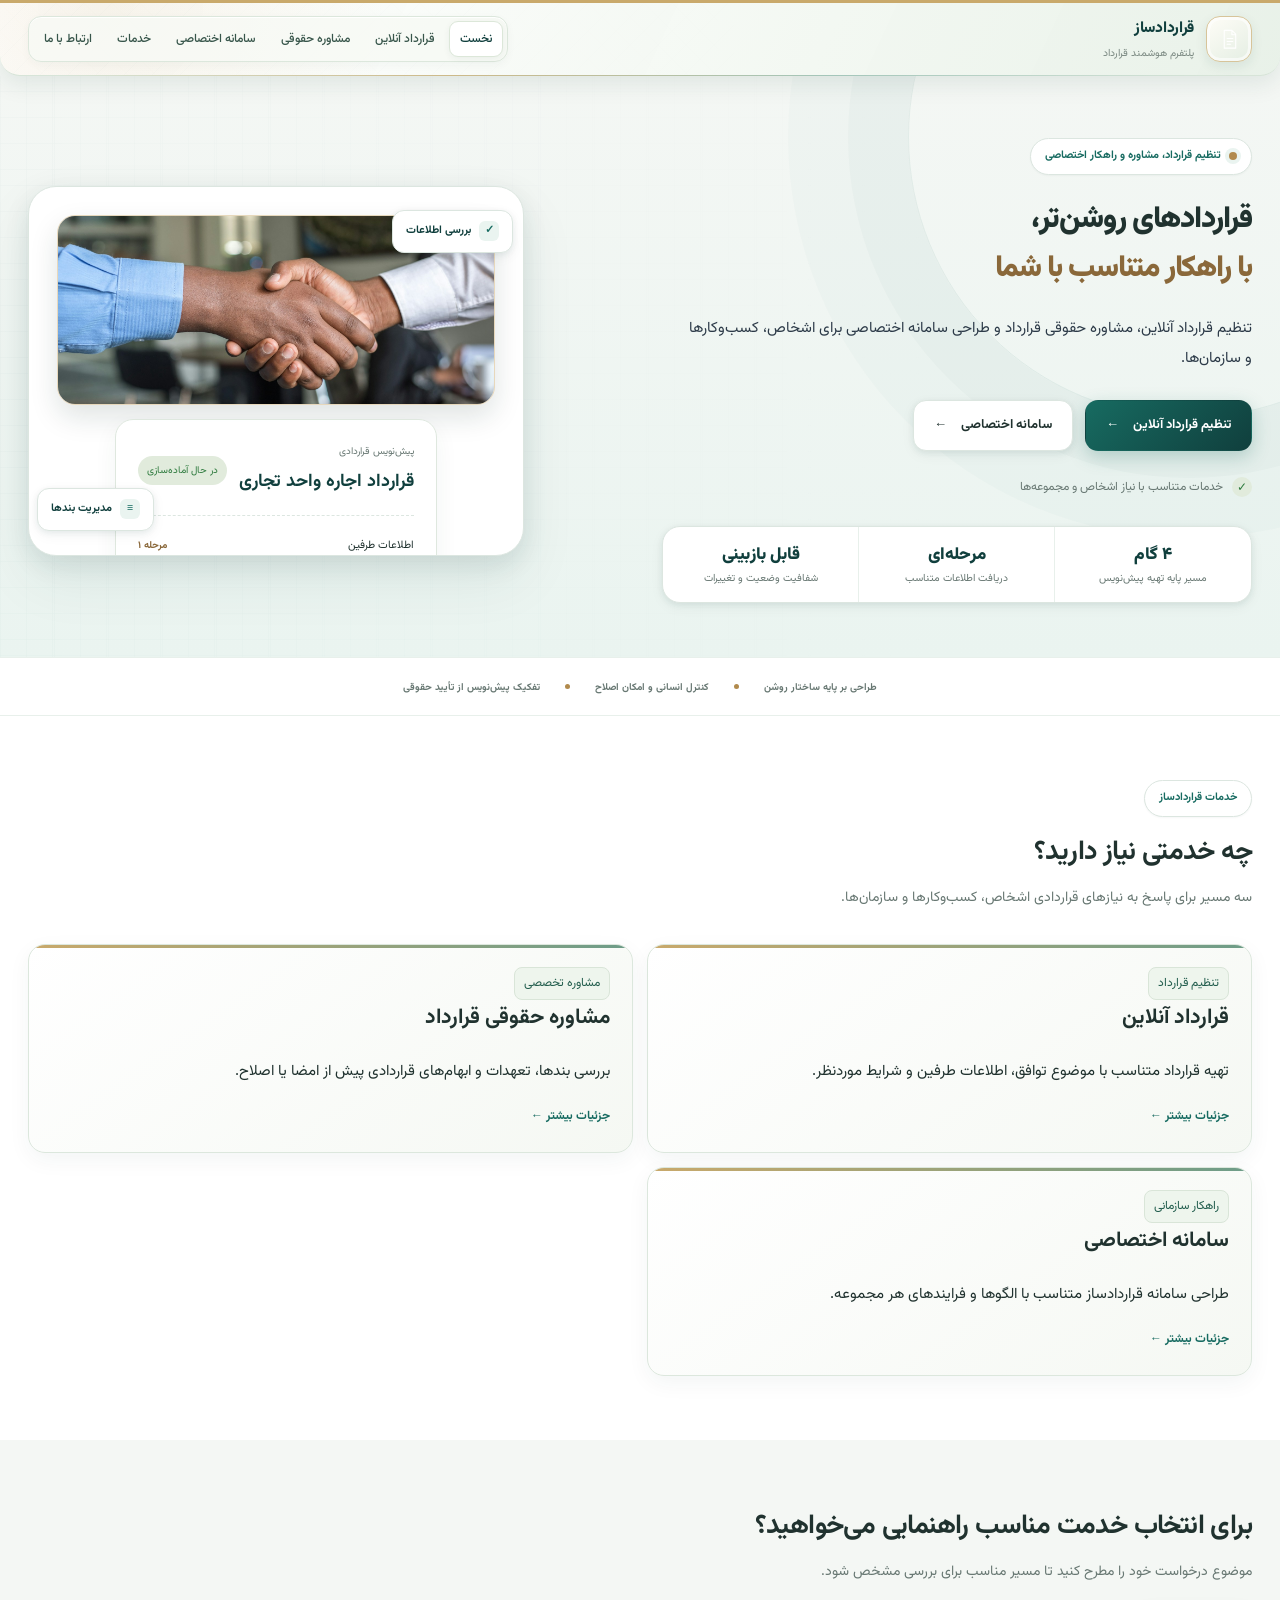
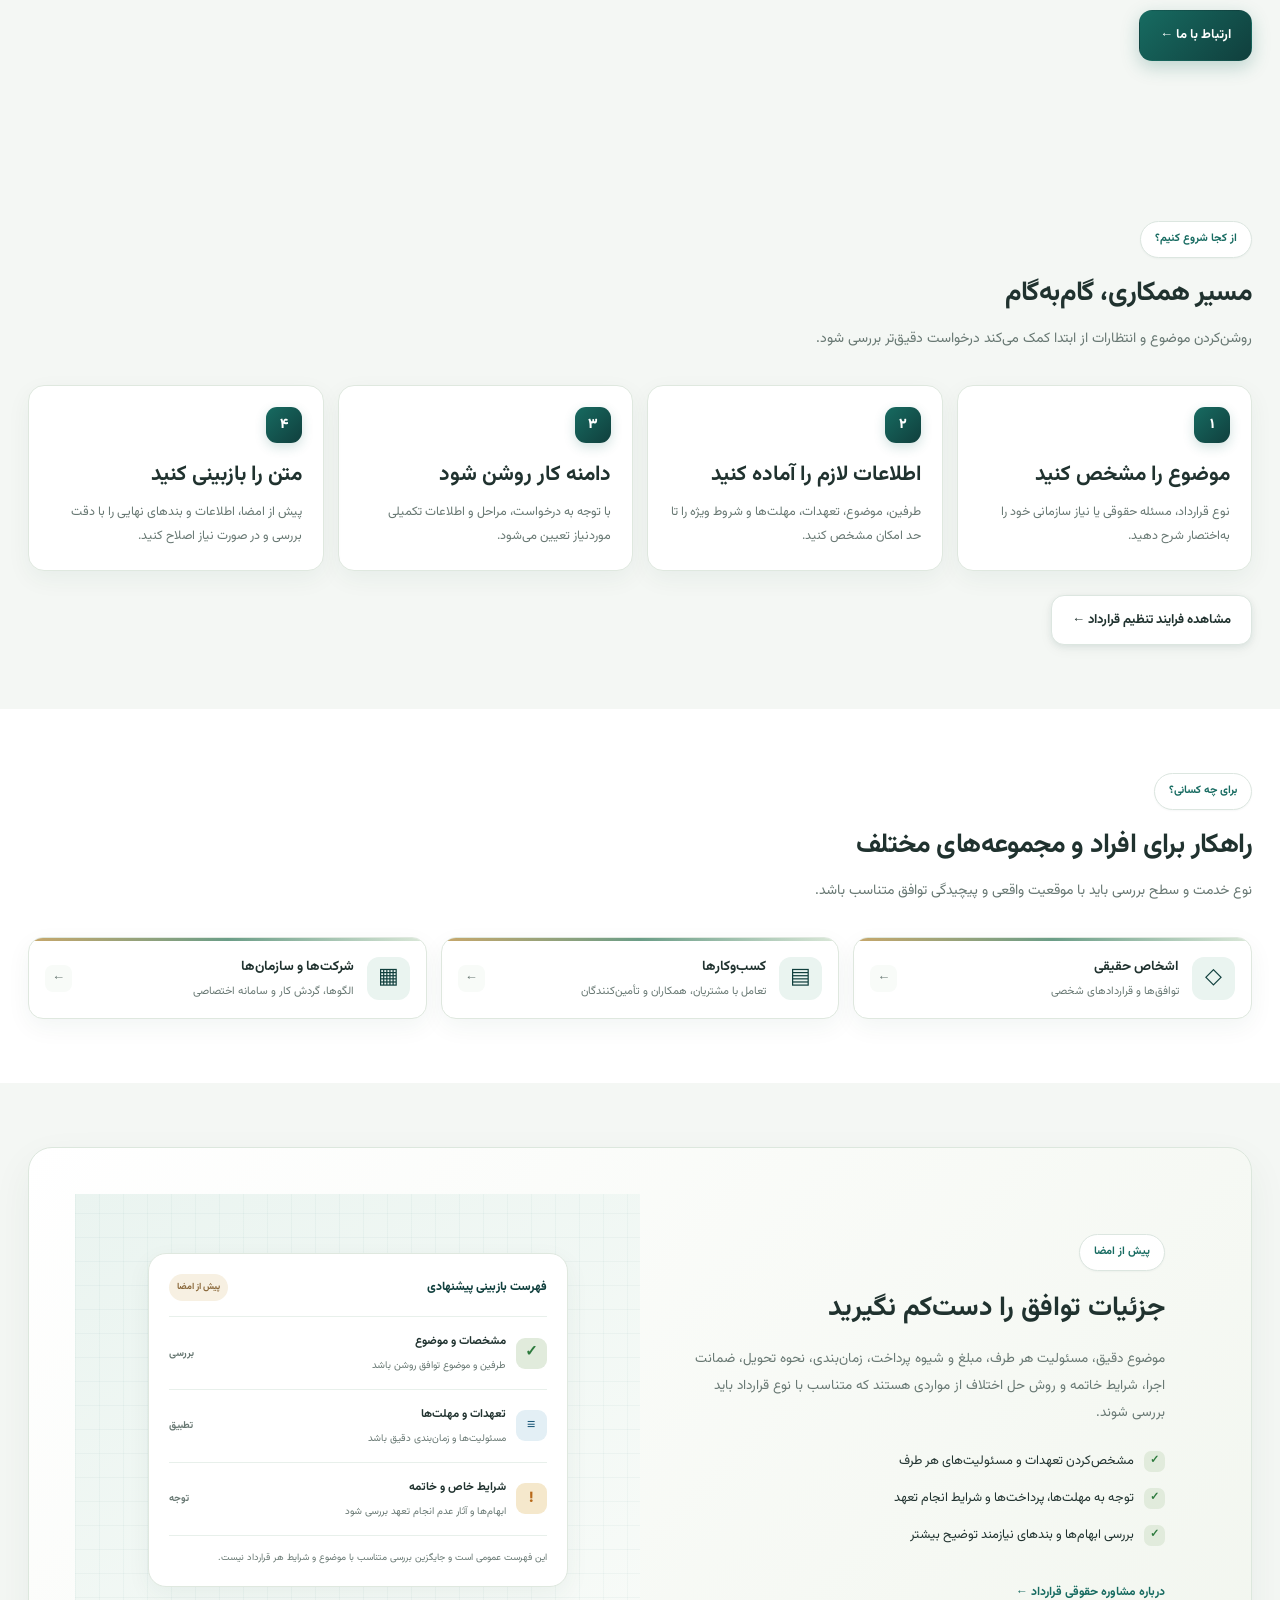
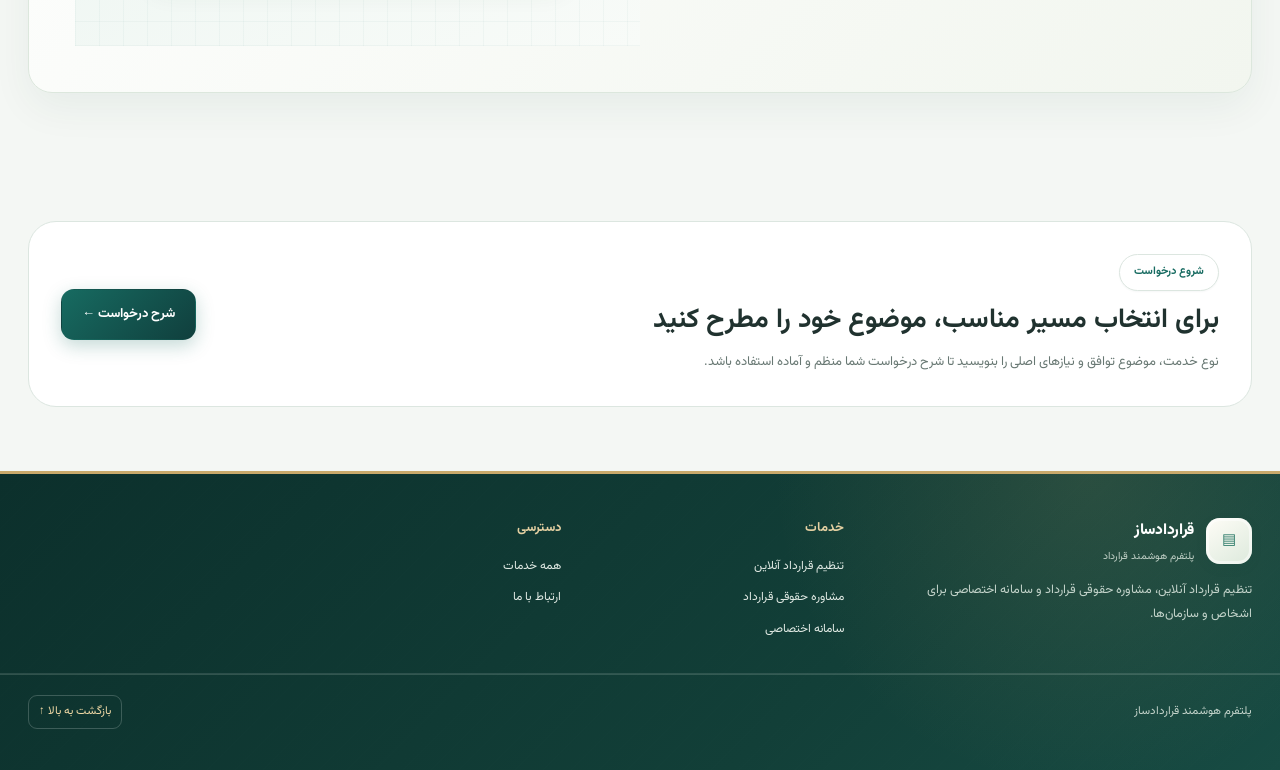
<file: index.html>
<!doctype html>
<html lang="fa" dir="rtl">
<head>
  <meta charset="utf-8">
  <meta name="viewport" content="width=device-width,initial-scale=1">
  <meta name="theme-color" content="#103f3d">
  <meta name="description" content="پلتفرم هوشمند قراردادساز؛ تنظیم قرارداد آنلاین، مشاوره حقوقی قرارداد و سامانه اختصاصی برای اشخاص و سازمان‌ها.">
  <title>پلتفرم هوشمند قراردادساز</title>
  <link rel="stylesheet" href="assets/css/style.css">
</head>
<body id="top">
  <header class="site-header"><div class="container header-inner"><a class="brand" href="index.html" aria-label="صفحه نخست قراردادساز"><span class="brand-mark" aria-hidden="true"><svg viewBox="0 0 48 48" fill="none"><path d="M13 5h16l8 8v29H13zM29 5v9h8M19 22h12M19 28h12M19 34h7" stroke="currentColor" stroke-width="2.2" stroke-linecap="round" stroke-linejoin="round"/></svg></span><span><strong>قراردادساز</strong><small>پلتفرم هوشمند قرارداد</small></span></a><button class="menu-toggle" aria-expanded="false" aria-controls="main-nav" type="button"><span>فهرست</span><span aria-hidden="true">☰</span></button><nav class="main-nav" id="main-nav" aria-label="منوی اصلی"><a class="active" href="index.html">نخست</a><a href="pages/process.html">قرارداد آنلاین</a><a href="pages/about.html">مشاوره حقوقی</a><a href="pages/capabilities.html">سامانه اختصاصی</a><a href="pages/services.html">خدمات</a><a href="pages/contact.html">ارتباط با ما</a></nav></div></header>

  <main>
    <section class="hero">
      <div class="hero-pattern" aria-hidden="true"></div>
      <div class="container hero-grid">
        <div class="hero-copy">
          <span class="eyebrow"><i aria-hidden="true"></i> تنظیم قرارداد، مشاوره و راهکار اختصاصی</span>
          <h1>قراردادهای روشن‌تر،<br><em>با راهکار متناسب با شما</em></h1>
          <p class="hero-lead">تنظیم قرارداد آنلاین، مشاوره حقوقی قرارداد و طراحی سامانه اختصاصی برای اشخاص، کسب‌وکارها و سازمان‌ها.</p>
          <div class="hero-actions">
            <a class="button button-gold" href="pages/process.html">تنظیم قرارداد آنلاین <span aria-hidden="true">←</span></a>
            <a class="button button-outline" href="pages/capabilities.html">سامانه اختصاصی <span aria-hidden="true">←</span></a>
          </div>
          <div class="hero-assurance"><span class="assurance-icon">✓</span><span>خدمات متناسب با نیاز اشخاص و مجموعه‌ها</span></div>
          <div class="home-stats" aria-label="ویژگی‌های کلیدی">
            <div class="home-stat"><b>۴ گام</b><span>مسیر پایه تهیه پیش‌نویس</span></div>
            <div class="home-stat"><b>مرحله‌ای</b><span>دریافت اطلاعات متناسب</span></div>
            <div class="home-stat"><b>قابل بازبینی</b><span>شفافیت وضعیت و تغییرات</span></div>
          </div>
        </div>

        <div class="hero-art" aria-label="نمای مفهومی پیش‌نویس قرارداد"><img class="hero-photo" src="assets/images/hero-contract.jpg" alt="همکاری حرفه‌ای برای تنظیم و بررسی توافق‌ها" loading="eager">
          <div class="home-doc">
            <div class="home-doc-head">
              <div><small>پیش‌نویس قراردادی</small><strong>قرارداد اجاره واحد تجاری</strong></div>
              <span class="home-status">در حال آماده‌سازی</span>
            </div>
            <div class="home-doc-meta"><span>اطلاعات طرفین</span><b>مرحله ۱</b></div>
            <div class="home-doc-line w-85"></div><div class="home-doc-line w-60"></div>
            <div class="home-doc-meta"><span>موضوع و تعهدات</span><b>مرحله ۲</b></div>
            <div class="home-doc-line"></div><div class="home-doc-line w-75"></div>
            <div class="home-doc-meta"><span>بندها و کنترل کیفیت</span><b>مرحله ۳</b></div>
            <div class="home-doc-line w-85"></div><div class="home-doc-line w-60"></div>
            <div class="home-doc-footer"><span>نسخه قابل ویرایش</span><span>نیازمند بررسی نهایی</span></div>
          </div>
          <div class="home-float home-float-one"><span>✓</span> بررسی اطلاعات</div>
          <div class="home-float home-float-two"><span>≡</span> مدیریت بندها</div>
        </div>
      </div>
    </section>

    <section class="trust-strip">
      <div class="container trust-inner">
        <span>طراحی بر پایه ساختار روشن</span><i></i>
        <span>کنترل انسانی و امکان اصلاح</span><i></i>
        <span>تفکیک پیش‌نویس از تأیید حقوقی</span>
      </div>
    </section>

    <section class="section section-light" id="services"><div class="container"><header class="section-title"><span class="eyebrow">خدمات قراردادساز</span><h2>چه خدمتی نیاز دارید؟</h2><p>سه مسیر برای پاسخ به نیازهای قراردادی اشخاص، کسب‌وکارها و سازمان‌ها.</p></header><div class="service-grid"><article class="service-card"><span class="service-label">تنظیم قرارداد</span><h3>قرارداد آنلاین</h3><p>تهیه قرارداد متناسب با موضوع توافق، اطلاعات طرفین و شرایط موردنظر.</p><a class="text-link" href="pages/process.html">جزئیات بیشتر ←</a></article><article class="service-card"><span class="service-label">مشاوره تخصصی</span><h3>مشاوره حقوقی قرارداد</h3><p>بررسی بندها، تعهدات و ابهام‌های قراردادی پیش از امضا یا اصلاح.</p><a class="text-link" href="pages/about.html">جزئیات بیشتر ←</a></article><article class="service-card"><span class="service-label">راهکار سازمانی</span><h3>سامانه اختصاصی</h3><p>طراحی سامانه قراردادساز متناسب با الگوها و فرایندهای هر مجموعه.</p><a class="text-link" href="pages/capabilities.html">جزئیات بیشتر ←</a></article></div></div></section><section class="section"><div class="container"><header class="section-title"><h2>برای انتخاب خدمت مناسب راهنمایی می‌خواهید؟</h2><p>موضوع درخواست خود را مطرح کنید تا مسیر مناسب برای بررسی مشخص شود.</p><div class="section-action"><a class="button button-gold" href="pages/contact.html">ارتباط با ما ←</a></div></header></div></section>
<section class="section"><div class="container">
<header class="section-title"><span class="eyebrow">از کجا شروع کنیم؟</span><h2>مسیر همکاری، گام‌به‌گام</h2><p>روشن‌کردن موضوع و انتظارات از ابتدا کمک می‌کند درخواست دقیق‌تر بررسی شود.</p></header>
<div class="home-steps">
<article class="home-step"><span class="home-step-num">۱</span><h3>موضوع را مشخص کنید</h3><p>نوع قرارداد، مسئله حقوقی یا نیاز سازمانی خود را به‌اختصار شرح دهید.</p></article>
<article class="home-step"><span class="home-step-num">۲</span><h3>اطلاعات لازم را آماده کنید</h3><p>طرفین، موضوع، تعهدات، مهلت‌ها و شروط ویژه را تا حد امکان مشخص کنید.</p></article>
<article class="home-step"><span class="home-step-num">۳</span><h3>دامنه کار روشن شود</h3><p>با توجه به درخواست، مراحل و اطلاعات تکمیلی موردنیاز تعیین می‌شود.</p></article>
<article class="home-step"><span class="home-step-num">۴</span><h3>متن را بازبینی کنید</h3><p>پیش از امضا، اطلاعات و بندهای نهایی را با دقت بررسی و در صورت نیاز اصلاح کنید.</p></article>
</div><div class="section-action"><a class="button button-outline" href="pages/process.html">مشاهده فرایند تنظیم قرارداد ←</a></div>
</div></section>
<section class="section section-light"><div class="container">
<header class="section-title"><span class="eyebrow">برای چه کسانی؟</span><h2>راهکار برای افراد و مجموعه‌های مختلف</h2><p>نوع خدمت و سطح بررسی باید با موقعیت واقعی و پیچیدگی توافق متناسب باشد.</p></header>
<div class="home-types">
<a class="home-type" href="pages/process.html"><span class="home-type-icon" aria-hidden="true">◇</span><span><strong>اشخاص حقیقی</strong><small>توافق‌ها و قراردادهای شخصی</small></span><b>←</b></a>
<a class="home-type" href="pages/process.html"><span class="home-type-icon" aria-hidden="true">▤</span><span><strong>کسب‌وکارها</strong><small>تعامل با مشتریان، همکاران و تأمین‌کنندگان</small></span><b>←</b></a>
<a class="home-type" href="pages/capabilities.html"><span class="home-type-icon" aria-hidden="true">▦</span><span><strong>شرکت‌ها و سازمان‌ها</strong><small>الگوها، گردش کار و سامانه اختصاصی</small></span><b>←</b></a>
</div></div></section>
<section class="section"><div class="container"><div class="home-feature-row">
<div class="home-feature-copy"><span class="eyebrow">پیش از امضا</span><h2>جزئیات توافق را دست‌کم نگیرید</h2><p>موضوع دقیق، مسئولیت هر طرف، مبلغ و شیوه پرداخت، زمان‌بندی، نحوه تحویل، ضمانت اجرا، شرایط خاتمه و روش حل اختلاف از مواردی هستند که متناسب با نوع قرارداد باید بررسی شوند.</p>
<ul class="home-check-list"><li>مشخص‌کردن تعهدات و مسئولیت‌های هر طرف</li><li>توجه به مهلت‌ها، پرداخت‌ها و شرایط انجام تعهد</li><li>بررسی ابهام‌ها و بندهای نیازمند توضیح بیشتر</li></ul><a class="text-link" href="pages/about.html">درباره مشاوره حقوقی قرارداد ←</a></div>
<div class="home-feature-visual"><div class="home-quality-panel"><div class="quality-panel-head"><span>فهرست بازبینی پیشنهادی</span><b>پیش از امضا</b></div>
<div class="quality-row"><span class="quality-mark good">✓</span><span><strong>مشخصات و موضوع</strong><small>طرفین و موضوع توافق روشن باشد</small></span><b>بررسی</b></div>
<div class="quality-row"><span class="quality-mark neutral">≡</span><span><strong>تعهدات و مهلت‌ها</strong><small>مسئولیت‌ها و زمان‌بندی دقیق باشد</small></span><b>تطبیق</b></div>
<div class="quality-row"><span class="quality-mark warn">!</span><span><strong>شرایط خاص و خاتمه</strong><small>ابهام‌ها و آثار عدم انجام تعهد بررسی شود</small></span><b>توجه</b></div>
<div class="quality-note">این فهرست عمومی است و جایگزین بررسی متناسب با موضوع و شرایط هر قرارداد نیست.</div>
</div></div></div></div></section>
<section class="section"><div class="container"><div class="home-roadmap-inner"><div><span class="eyebrow">شروع درخواست</span><h2>برای انتخاب مسیر مناسب، موضوع خود را مطرح کنید</h2><p>نوع خدمت، موضوع توافق و نیازهای اصلی را بنویسید تا شرح درخواست شما منظم و آماده استفاده باشد.</p></div><a class="button button-gold" href="pages/contact.html">شرح درخواست ←</a></div></div></section>
</main>

  <footer class="site-footer"><div class="container footer-grid"><div class="footer-about"><a class="brand" href="index.html"><span class="brand-mark" aria-hidden="true">▤</span><span><strong>قراردادساز</strong><small>پلتفرم هوشمند قرارداد</small></span></a><p>تنظیم قرارداد آنلاین، مشاوره حقوقی قرارداد و سامانه اختصاصی برای اشخاص و سازمان‌ها.</p></div><div class="footer-links"><strong>خدمات</strong><a href="pages/process.html">تنظیم قرارداد آنلاین</a><a href="pages/about.html">مشاوره حقوقی قرارداد</a><a href="pages/capabilities.html">سامانه اختصاصی</a></div><div class="footer-links"><strong>دسترسی</strong><a href="pages/services.html">همه خدمات</a><a href="pages/contact.html">ارتباط با ما</a></div></div><div class="container footer-bottom"><span>پلتفرم هوشمند قراردادساز</span><a href="#top">بازگشت به بالا ↑</a></div></footer>
  <script src="assets/js/main.js"></script>
</body>
</html>
</file>
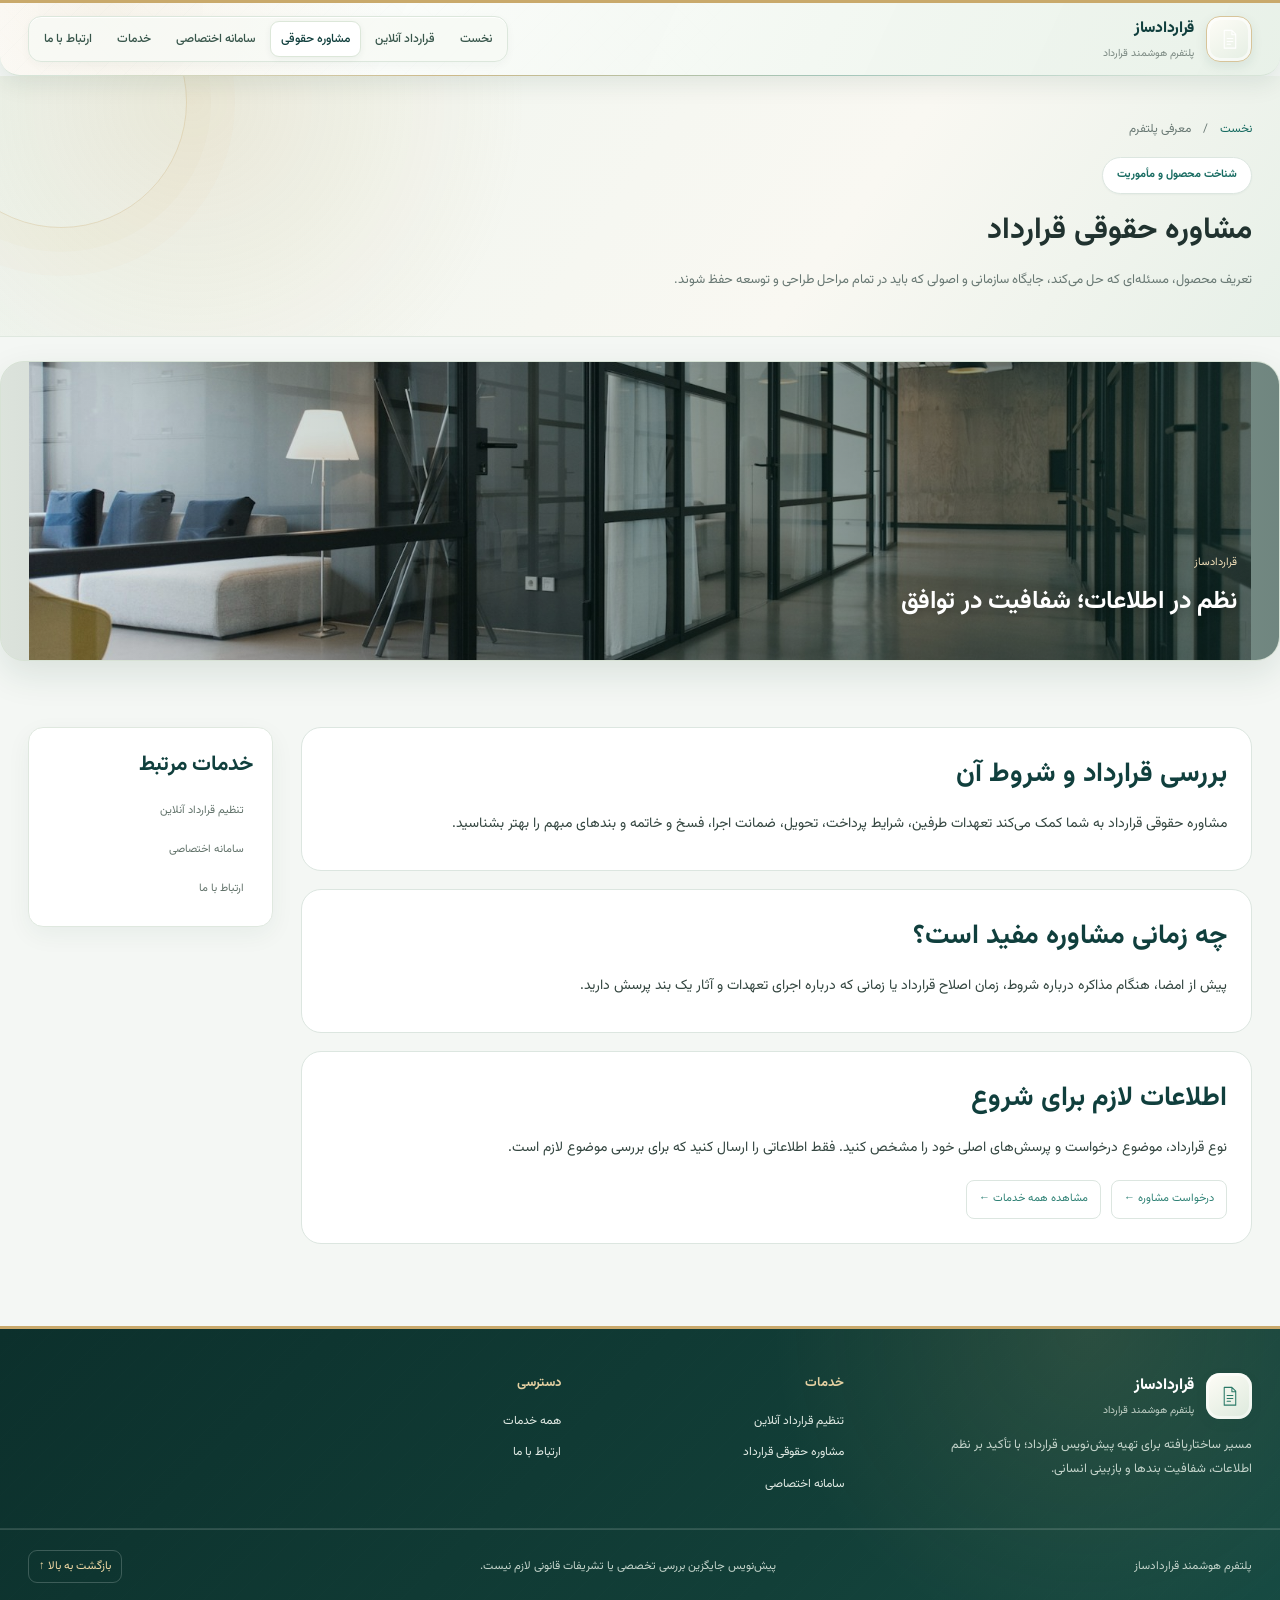
<file: pages/about.html>
<!doctype html>
<html lang="fa" dir="rtl">
  <head>
    <meta charset="utf-8">
    <meta name="viewport" content="width=device-width,initial-scale=1">
    <meta name="description" content="معرفی مأموریت، جایگاه و اصول پلتفرم هوشمند قراردادساز.">
    <title>مشاوره حقوقی قرارداد | قراردادساز</title>
      <link rel="stylesheet" href="../assets/css/style.css">
    </head>
    <body id="top">
      <header class="site-header"><div class="container header-inner"><a class="brand" href="../index.html" aria-label="صفحه نخست قراردادساز"><span class="brand-mark" aria-hidden="true"><svg viewBox="0 0 48 48" fill="none"><path d="M13 5h16l8 8v29H13zM29 5v9h8M19 22h12M19 28h12M19 34h7" stroke="currentColor" stroke-width="2.2" stroke-linecap="round" stroke-linejoin="round"/></svg></span><span><strong>قراردادساز</strong><small>پلتفرم هوشمند قرارداد</small></span></a><button class="menu-toggle" aria-expanded="false" aria-controls="main-nav" type="button"><span>فهرست</span><span aria-hidden="true">☰</span></button><nav class="main-nav" id="main-nav" aria-label="منوی اصلی"><a href="../index.html">نخست</a><a href="process.html">قرارداد آنلاین</a><a class="active" href="about.html">مشاوره حقوقی</a><a href="capabilities.html">سامانه اختصاصی</a><a href="services.html">خدمات</a><a href="contact.html">ارتباط با ما</a></nav></div></header>
                              <section class="inner-hero">
                                <div class="container">
                                  <div class="breadcrumbs">
                                    <a href="../index.html">نخست</a>　/　معرفی پلتفرم</div>
                                      <span class="eyebrow">شناخت محصول و مأموریت</span>
                                        <h1>مشاوره حقوقی قرارداد</h1>
                                          <p>تعریف محصول، مسئله‌ای که حل می‌کند، جایگاه سازمانی و اصولی که باید در تمام مراحل طراحی و توسعه حفظ شوند.</p>
                                          </div>
                                        </section>
<div class="container editorial-image"><img src="../assets/images/modern-office.jpg" alt="فضای کاری روشن و حرفه‌ای برای توسعه محصول" loading="lazy"><div class="editorial-caption"><span>قراردادساز</span><strong>نظم در اطلاعات؛ شفافیت در توافق</strong></div></div>
<main class="inner-main"><div class="container content-layout"><div class="article-content"><section class="content-block"><h2>بررسی قرارداد و شروط آن</h2><p>مشاوره حقوقی قرارداد به شما کمک می‌کند تعهدات طرفین، شرایط پرداخت، تحویل، ضمانت اجرا، فسخ و خاتمه و بندهای مبهم را بهتر بشناسید.</p></section><section class="content-block"><h2>چه زمانی مشاوره مفید است؟</h2><p>پیش از امضا، هنگام مذاکره درباره شروط، زمان اصلاح قرارداد یا زمانی که درباره اجرای تعهدات و آثار یک بند پرسش دارید.</p></section><section class="content-block"><h2>اطلاعات لازم برای شروع</h2><p>نوع قرارداد، موضوع درخواست و پرسش‌های اصلی خود را مشخص کنید. فقط اطلاعاتی را ارسال کنید که برای بررسی موضوع لازم است.</p><div class="page-end"><a href="contact.html">درخواست مشاوره ←</a><a href="services.html">مشاهده همه خدمات ←</a></div></section></div><aside class="side-card"><h3>خدمات مرتبط</h3><nav class="side-nav"><a href="process.html">تنظیم قرارداد آنلاین</a><a href="capabilities.html">سامانه اختصاصی</a><a href="contact.html">ارتباط با ما</a></nav></aside></div></main>
                                                                                                      <footer class="site-footer"><div class="container footer-grid"><div class="footer-about"><a class="brand" href="../index.html" aria-label="صفحه نخست قراردادساز"><span class="brand-mark" aria-hidden="true"><svg viewBox="0 0 48 48" fill="none"><path d="M13 5h16l8 8v29H13zM29 5v9h8M19 22h12M19 28h12M19 34h7" stroke="currentColor" stroke-width="2.2" stroke-linecap="round" stroke-linejoin="round"/></svg></span><span><strong>قراردادساز</strong><small>پلتفرم هوشمند قرارداد</small></span></a><p>مسیر ساختاریافته برای تهیه پیش‌نویس قرارداد؛ با تأکید بر نظم اطلاعات، شفافیت بندها و بازبینی انسانی.</p></div><div class="footer-links"><strong>خدمات</strong><a href="../pages/process.html">تنظیم قرارداد آنلاین</a><a href="../pages/about.html">مشاوره حقوقی قرارداد</a><a href="../pages/capabilities.html">سامانه اختصاصی</a></div><div class="footer-links"><strong>دسترسی</strong><a href="../pages/services.html">همه خدمات</a><a href="../pages/contact.html">ارتباط با ما</a></div></div><div class="container footer-bottom"><span>پلتفرم هوشمند قراردادساز</span><span>پیش‌نویس جایگزین بررسی تخصصی یا تشریفات قانونی لازم نیست.</span><a href="#top">بازگشت به بالا ↑</a></div></footer>
                                                                                                                                          <script src="../assets/js/main.js">
                                                                                                                                          </script>
                                                                                                                                      </body>
                                                                                                                                    </html>
</file>
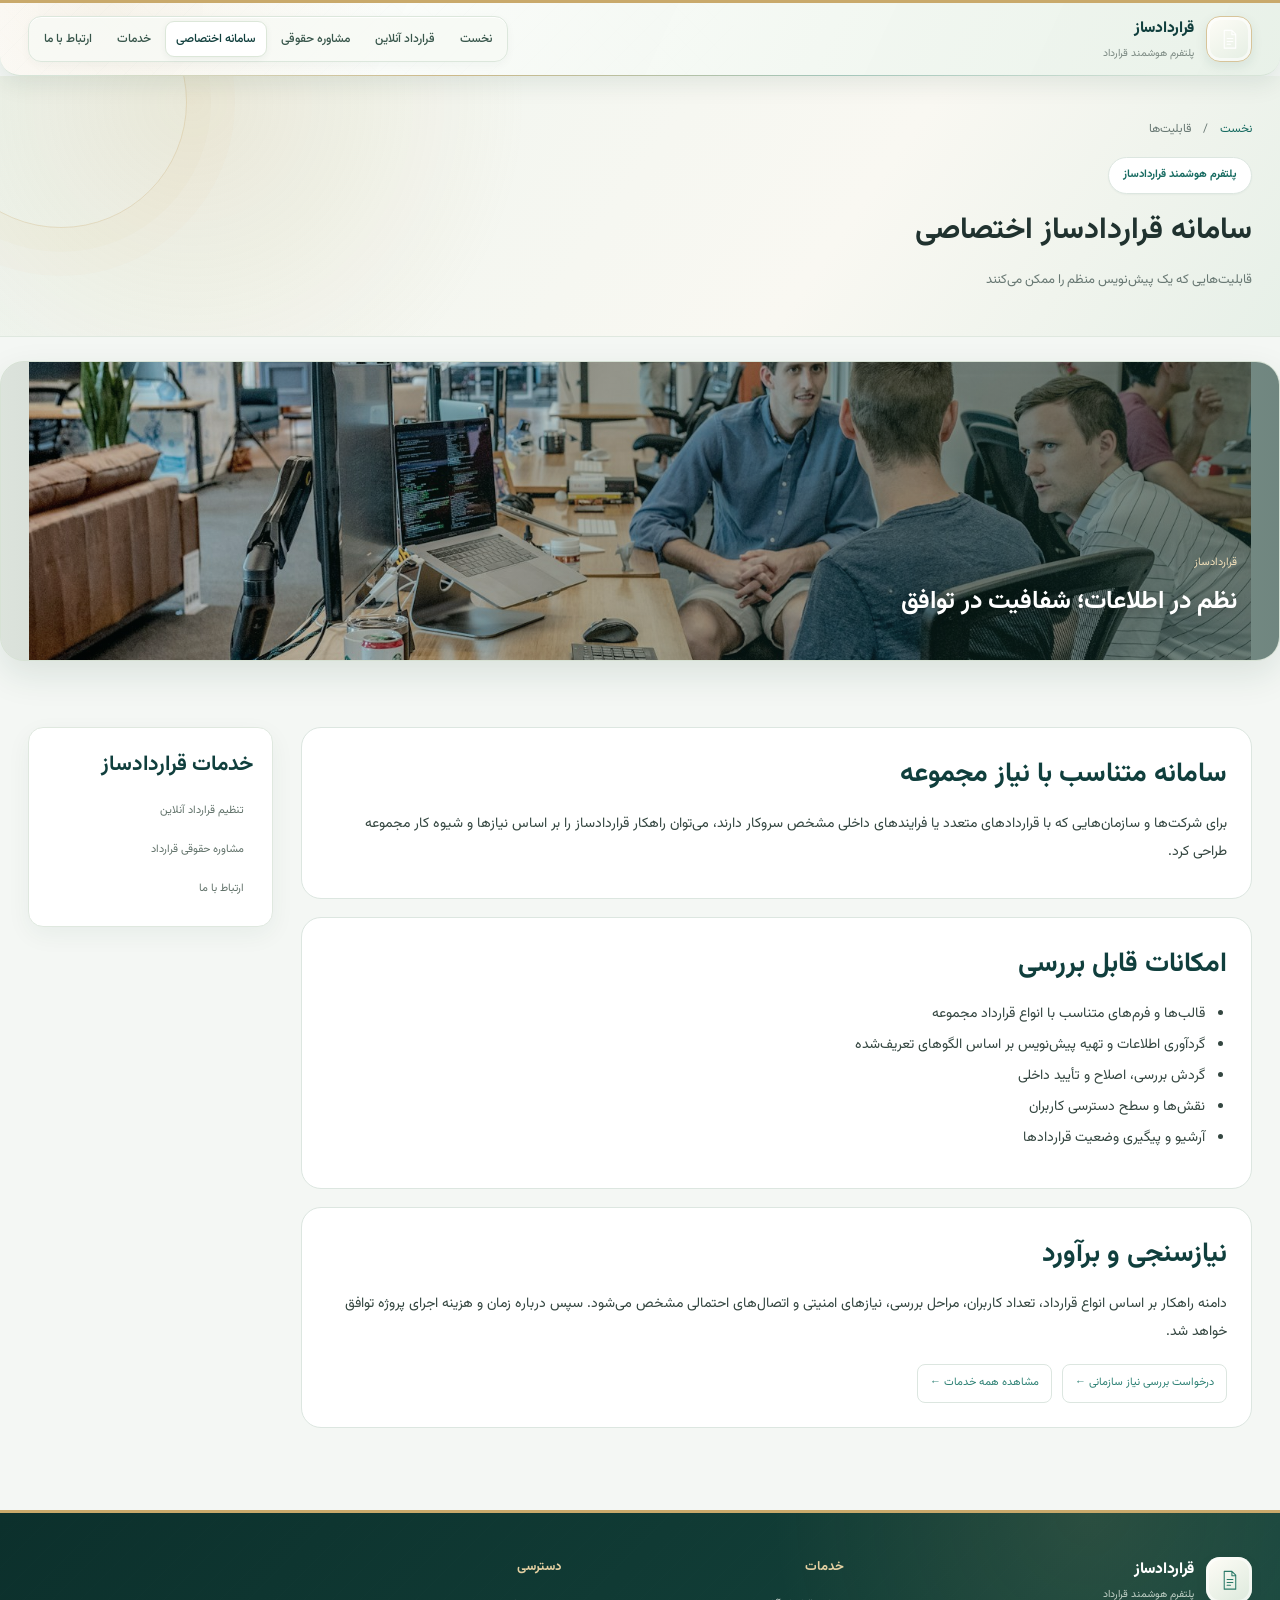
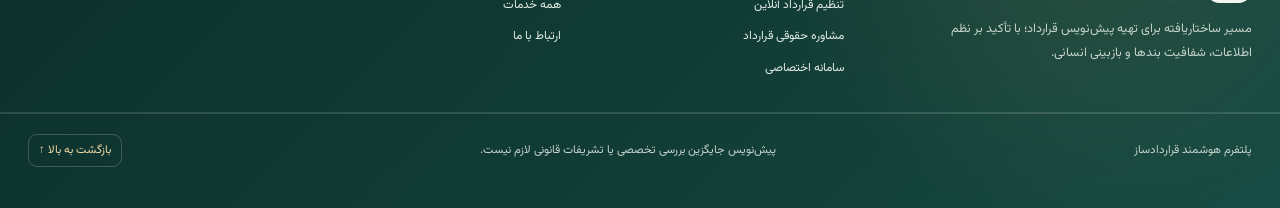
<file: pages/capabilities.html>
<!doctype html>
<html lang="fa" dir="rtl">
  <head>
    <meta charset="utf-8">
    <meta name="viewport" content="width=device-width,initial-scale=1">
    <meta name="description" content="قابلیت‌ها در پلتفرم هوشمند قراردادساز.">
    <title>سامانه قراردادساز اختصاصی | قراردادساز</title>
      <link rel="stylesheet" href="../assets/css/style.css">
    </head>
    <body id="top">
      <header class="site-header"><div class="container header-inner"><a class="brand" href="../index.html" aria-label="صفحه نخست قراردادساز"><span class="brand-mark" aria-hidden="true"><svg viewBox="0 0 48 48" fill="none"><path d="M13 5h16l8 8v29H13zM29 5v9h8M19 22h12M19 28h12M19 34h7" stroke="currentColor" stroke-width="2.2" stroke-linecap="round" stroke-linejoin="round"/></svg></span><span><strong>قراردادساز</strong><small>پلتفرم هوشمند قرارداد</small></span></a><button class="menu-toggle" aria-expanded="false" aria-controls="main-nav" type="button"><span>فهرست</span><span aria-hidden="true">☰</span></button><nav class="main-nav" id="main-nav" aria-label="منوی اصلی"><a href="../index.html">نخست</a><a href="process.html">قرارداد آنلاین</a><a href="about.html">مشاوره حقوقی</a><a class="active" href="capabilities.html">سامانه اختصاصی</a><a href="services.html">خدمات</a><a href="contact.html">ارتباط با ما</a></nav></div></header>
                              <section class="inner-hero">
                                <div class="container">
                                  <div class="breadcrumbs">
                                    <a href="../index.html">نخست</a>　/　قابلیت‌ها</div>
                                      <span class="eyebrow">پلتفرم هوشمند قراردادساز</span>
                                        <h1>سامانه قراردادساز اختصاصی</h1>
                                          <p>قابلیت‌هایی که یک پیش‌نویس منظم را ممکن می‌کنند</p>
                                          </div>
                                        </section>
<div class="container editorial-image"><img src="../assets/images/team-collaboration.jpg" alt="همکاری حرفه‌ای برای طراحی و تنظیم توافق" loading="lazy"><div class="editorial-caption"><span>قراردادساز</span><strong>نظم در اطلاعات؛ شفافیت در توافق</strong></div></div>
<main class="inner-main"><div class="container content-layout"><div class="article-content"><section class="content-block"><h2>سامانه متناسب با نیاز مجموعه</h2><p>برای شرکت‌ها و سازمان‌هایی که با قراردادهای متعدد یا فرایندهای داخلی مشخص سروکار دارند، می‌توان راهکار قراردادساز را بر اساس نیازها و شیوه کار مجموعه طراحی کرد.</p></section><section class="content-block"><h2>امکانات قابل بررسی</h2><ul><li>قالب‌ها و فرم‌های متناسب با انواع قرارداد مجموعه</li><li>گردآوری اطلاعات و تهیه پیش‌نویس بر اساس الگوهای تعریف‌شده</li><li>گردش بررسی، اصلاح و تأیید داخلی</li><li>نقش‌ها و سطح دسترسی کاربران</li><li>آرشیو و پیگیری وضعیت قراردادها</li></ul></section><section class="content-block"><h2>نیازسنجی و برآورد</h2><p>دامنه راهکار بر اساس انواع قرارداد، تعداد کاربران، مراحل بررسی، نیازهای امنیتی و اتصال‌های احتمالی مشخص می‌شود. سپس درباره زمان و هزینه اجرای پروژه توافق خواهد شد.</p><div class="page-end"><a href="contact.html">درخواست بررسی نیاز سازمانی ←</a><a href="services.html">مشاهده همه خدمات ←</a></div></section></div><aside class="side-card"><h3>خدمات قراردادساز</h3><nav class="side-nav"><a href="process.html">تنظیم قرارداد آنلاین</a><a href="about.html">مشاوره حقوقی قرارداد</a><a href="contact.html">ارتباط با ما</a></nav></aside></div></main>
                                                                                              <footer class="site-footer"><div class="container footer-grid"><div class="footer-about"><a class="brand" href="../index.html" aria-label="صفحه نخست قراردادساز"><span class="brand-mark" aria-hidden="true"><svg viewBox="0 0 48 48" fill="none"><path d="M13 5h16l8 8v29H13zM29 5v9h8M19 22h12M19 28h12M19 34h7" stroke="currentColor" stroke-width="2.2" stroke-linecap="round" stroke-linejoin="round"/></svg></span><span><strong>قراردادساز</strong><small>پلتفرم هوشمند قرارداد</small></span></a><p>مسیر ساختاریافته برای تهیه پیش‌نویس قرارداد؛ با تأکید بر نظم اطلاعات، شفافیت بندها و بازبینی انسانی.</p></div><div class="footer-links"><strong>خدمات</strong><a href="../pages/process.html">تنظیم قرارداد آنلاین</a><a href="../pages/about.html">مشاوره حقوقی قرارداد</a><a href="../pages/capabilities.html">سامانه اختصاصی</a></div><div class="footer-links"><strong>دسترسی</strong><a href="../pages/services.html">همه خدمات</a><a href="../pages/contact.html">ارتباط با ما</a></div></div><div class="container footer-bottom"><span>پلتفرم هوشمند قراردادساز</span><span>پیش‌نویس جایگزین بررسی تخصصی یا تشریفات قانونی لازم نیست.</span><a href="#top">بازگشت به بالا ↑</a></div></footer>
                                                                                                                                  <script src="../assets/js/main.js">
                                                                                                                                  </script>
                                                                                                                              </body>
                                                                                                                            </html>
</file>
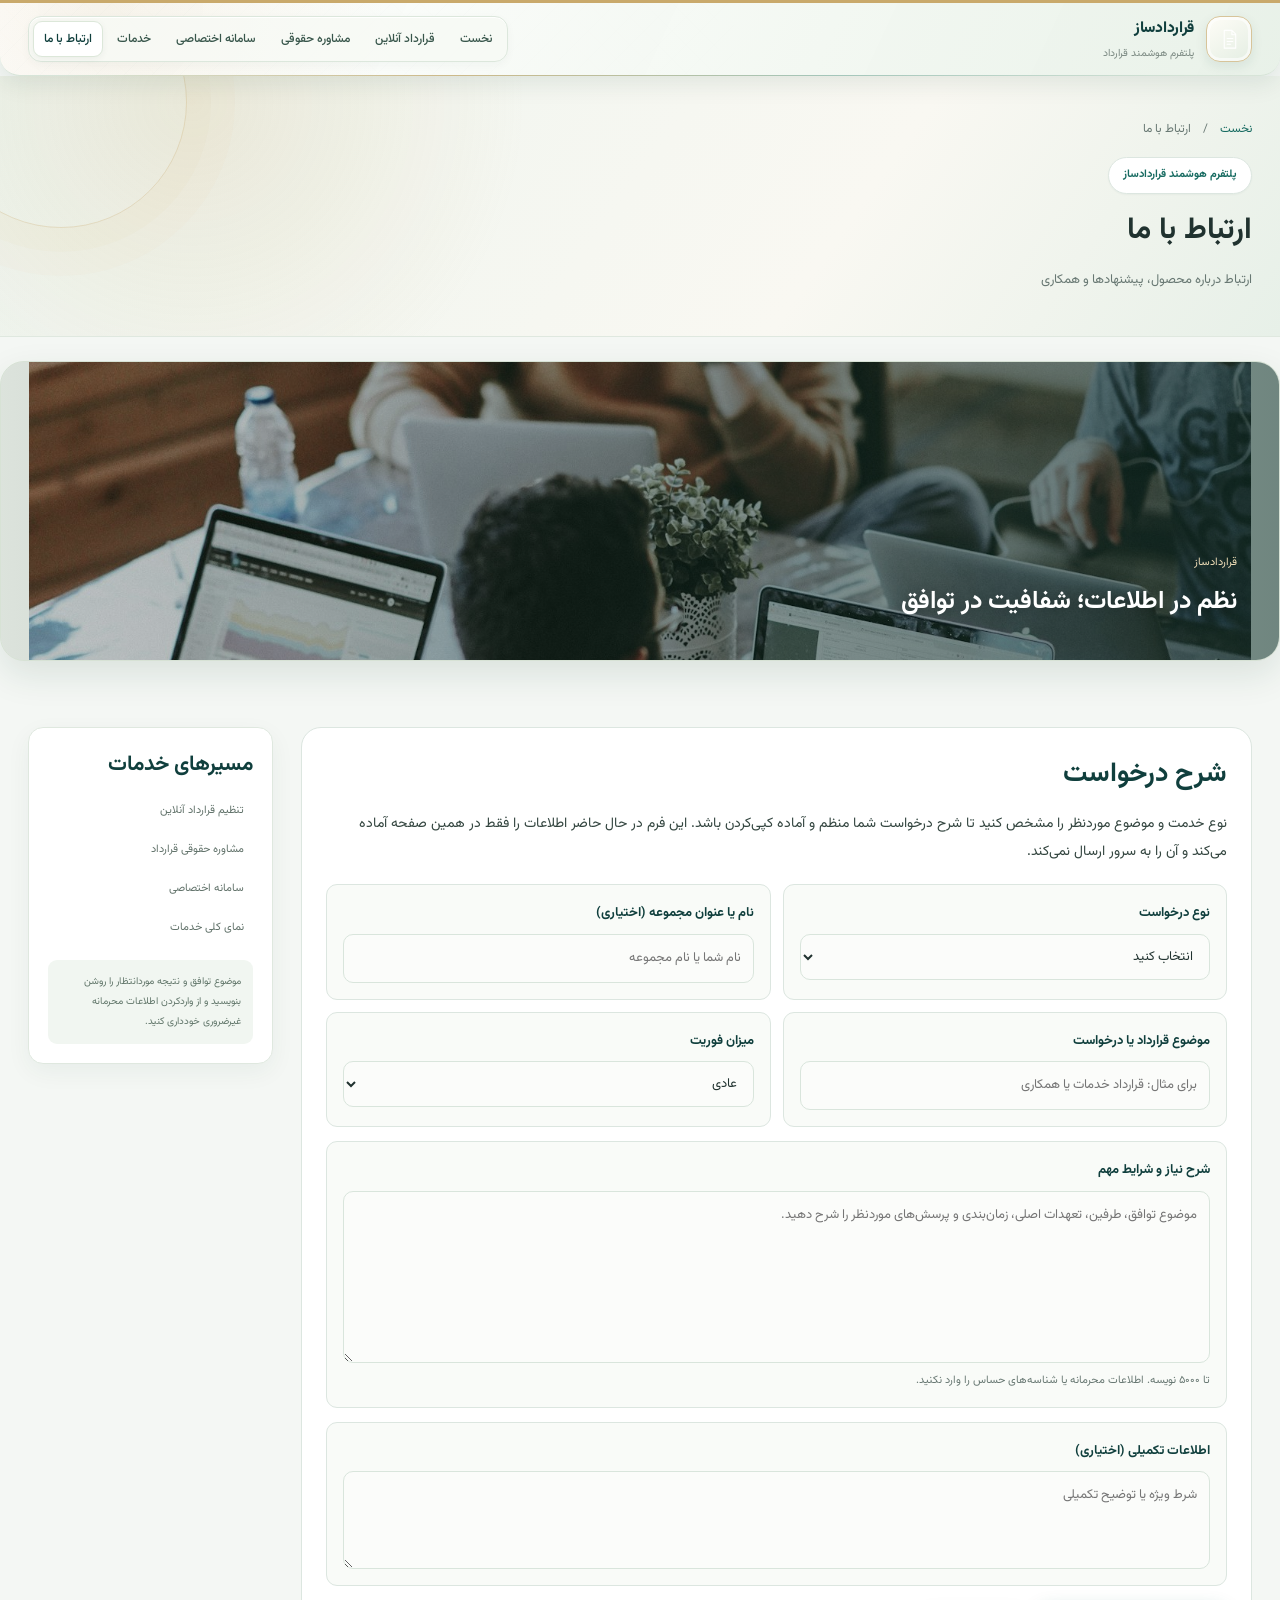
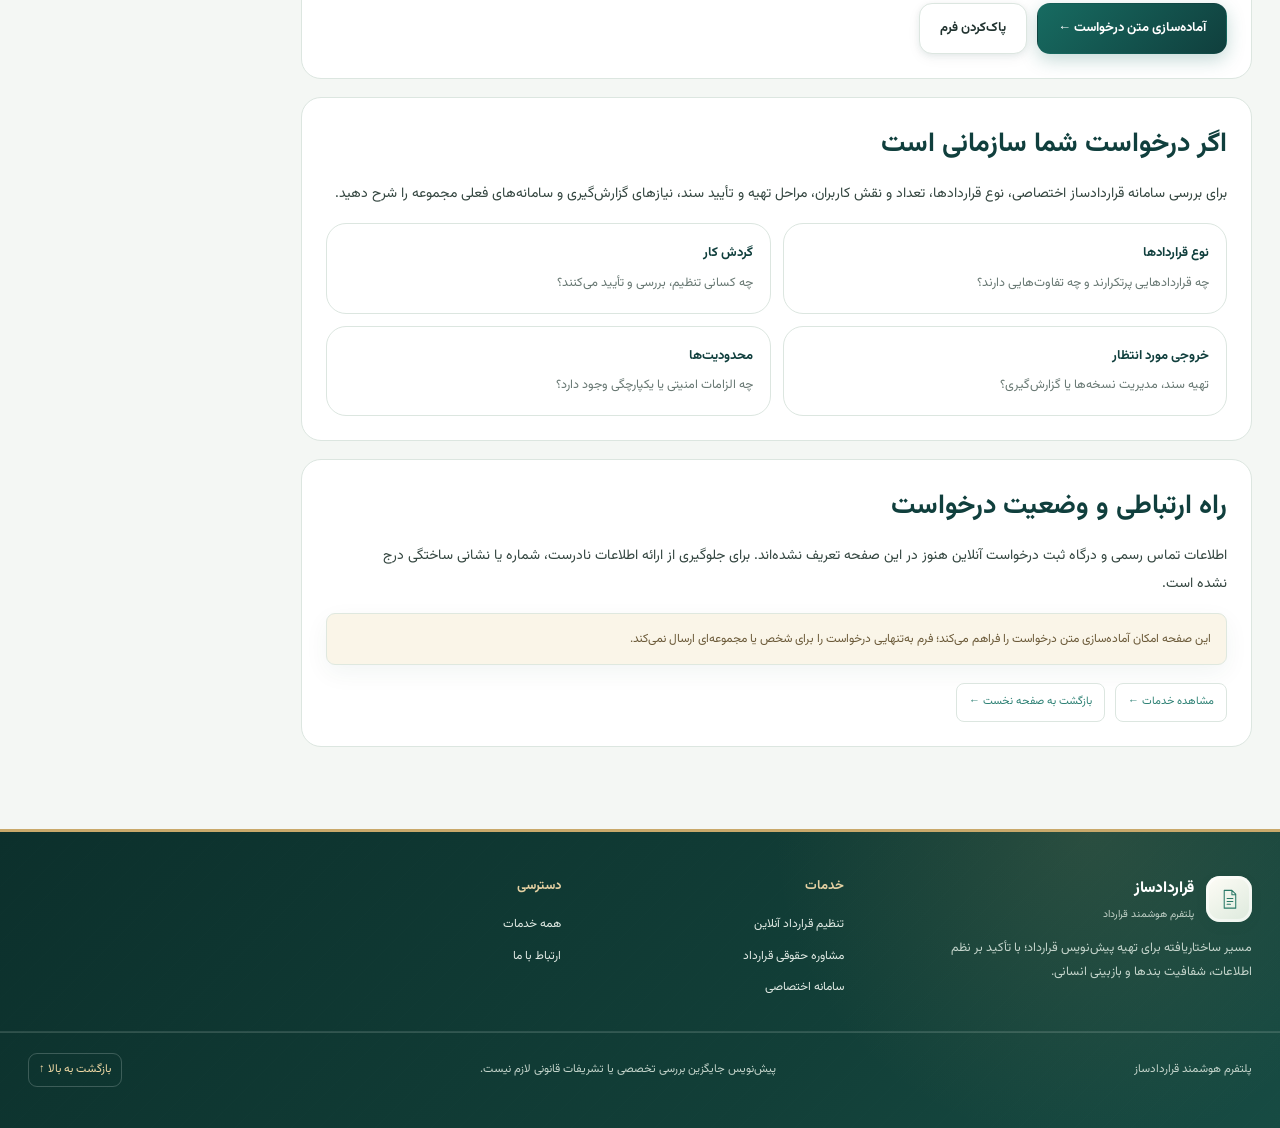
<file: pages/contact.html>
<!doctype html>
<html lang="fa" dir="rtl">
  <head>
    <meta charset="utf-8">
    <meta name="viewport" content="width=device-width,initial-scale=1">
    <meta name="description" content="ارتباط با ما در پلتفرم هوشمند قراردادساز.">
    <title>ارتباط با ما | قراردادساز</title>
      <link rel="stylesheet" href="../assets/css/style.css">
    </head>
    <body id="top">
      <header class="site-header"><div class="container header-inner"><a class="brand" href="../index.html" aria-label="صفحه نخست قراردادساز"><span class="brand-mark" aria-hidden="true"><svg viewBox="0 0 48 48" fill="none"><path d="M13 5h16l8 8v29H13zM29 5v9h8M19 22h12M19 28h12M19 34h7" stroke="currentColor" stroke-width="2.2" stroke-linecap="round" stroke-linejoin="round"/></svg></span><span><strong>قراردادساز</strong><small>پلتفرم هوشمند قرارداد</small></span></a><button class="menu-toggle" aria-expanded="false" aria-controls="main-nav" type="button"><span>فهرست</span><span aria-hidden="true">☰</span></button><nav class="main-nav" id="main-nav" aria-label="منوی اصلی"><a href="../index.html">نخست</a><a href="process.html">قرارداد آنلاین</a><a href="about.html">مشاوره حقوقی</a><a href="capabilities.html">سامانه اختصاصی</a><a href="services.html">خدمات</a><a class="active" href="contact.html">ارتباط با ما</a></nav></div></header>
                              <section class="inner-hero">
                                <div class="container">
                                  <div class="breadcrumbs">
                                    <a href="../index.html">نخست</a>　/　ارتباط با ما</div>
                                      <span class="eyebrow">پلتفرم هوشمند قراردادساز</span>
                                        <h1>ارتباط با ما</h1>
                                          <p>ارتباط درباره محصول، پیشنهادها و همکاری</p>
                                          </div>
                                        </section>
<div class="container editorial-image"><img src="../assets/images/team-conversation.jpg" alt="گفت‌وگوی تیمی و ارتباط حرفه‌ای درباره محصول" loading="lazy"><div class="editorial-caption"><span>قراردادساز</span><strong>نظم در اطلاعات؛ شفافیت در توافق</strong></div></div>
<main class="inner-main"><div class="container content-layout"><div class="article-content">
<section class="content-block"><h2>شرح درخواست</h2><p>نوع خدمت و موضوع موردنظر را مشخص کنید تا شرح درخواست شما منظم و آماده کپی‌کردن باشد. این فرم در حال حاضر اطلاعات را فقط در همین صفحه آماده می‌کند و آن را به سرور ارسال نمی‌کند.</p>
<form class="request-form" id="request-form">
<div class="contact-panel">
<label class="contact-item"><strong>نوع درخواست</strong><select name="requestType" required><option value="">انتخاب کنید</option><option>تنظیم قرارداد آنلاین</option><option>مشاوره حقوقی قرارداد</option><option>سامانه قراردادساز اختصاصی</option><option>سایر درخواست‌ها</option></select></label>
<label class="contact-item"><strong>نام یا عنوان مجموعه (اختیاری)</strong><input name="requester" type="text" maxlength="120" placeholder="نام شما یا نام مجموعه"></label>
<label class="contact-item"><strong>موضوع قرارداد یا درخواست</strong><input name="subject" type="text" maxlength="180" required placeholder="برای مثال: قرارداد خدمات یا همکاری"></label>
<label class="contact-item"><strong>میزان فوریت</strong><select name="urgency"><option>عادی</option><option>زمان‌بندی مشخص دارم</option><option>نیازمند بررسی فوری</option></select></label>
</div>
<label class="contact-item request-message"><strong>شرح نیاز و شرایط مهم</strong><textarea name="details" rows="6" maxlength="5000" required placeholder="موضوع توافق، طرفین، تعهدات اصلی، زمان‌بندی و پرسش‌های موردنظر را شرح دهید."></textarea><span class="field-hint">تا ۵۰۰۰ نویسه. اطلاعات محرمانه یا شناسه‌های حساس را وارد نکنید.</span></label>
<label class="contact-item request-message"><strong>اطلاعات تکمیلی (اختیاری)</strong><textarea name="notes" rows="3" maxlength="2000" placeholder="شرط ویژه یا توضیح تکمیلی"></textarea></label>
<div class="form-actions"><button class="button button-gold" type="submit">آماده‌سازی متن درخواست ←</button><button class="button button-outline" type="reset">پاک‌کردن فرم</button></div>
</form>
<div class="request-result" id="request-result" hidden aria-live="polite"><h3>متن درخواست آماده است</h3><p>متن زیر را مرور و کپی کنید. این مرحله به معنی ثبت یا ارسال درخواست نیست.</p><textarea id="request-output" rows="12" readonly aria-label="متن آماده درخواست"></textarea><div class="form-actions"><button class="button button-gold" type="button" id="copy-request">کپی متن درخواست</button><span class="copy-status" id="copy-status" role="status"></span></div></div>
</section>
<section class="content-block"><h2>اگر درخواست شما سازمانی است</h2><p>برای بررسی سامانه قراردادساز اختصاصی، نوع قراردادها، تعداد و نقش کاربران، مراحل تهیه و تأیید سند، نیازهای گزارش‌گیری و سامانه‌های فعلی مجموعه را شرح دهید.</p><div class="mini-grid"><div class="mini-card"><strong>نوع قراردادها</strong><p>چه قراردادهایی پرتکرارند و چه تفاوت‌هایی دارند؟</p></div><div class="mini-card"><strong>گردش کار</strong><p>چه کسانی تنظیم، بررسی و تأیید می‌کنند؟</p></div><div class="mini-card"><strong>خروجی مورد انتظار</strong><p>تهیه سند، مدیریت نسخه‌ها یا گزارش‌گیری؟</p></div><div class="mini-card"><strong>محدودیت‌ها</strong><p>چه الزامات امنیتی یا یکپارچگی وجود دارد؟</p></div></div></section>
<section class="content-block"><h2>راه ارتباطی و وضعیت درخواست</h2><p>اطلاعات تماس رسمی و درگاه ثبت درخواست آنلاین هنوز در این صفحه تعریف نشده‌اند. برای جلوگیری از ارائه اطلاعات نادرست، شماره یا نشانی ساختگی درج نشده است.</p><div class="notice">این صفحه امکان آماده‌سازی متن درخواست را فراهم می‌کند؛ فرم به‌تنهایی درخواست را برای شخص یا مجموعه‌ای ارسال نمی‌کند.</div><div class="page-end"><a href="services.html">مشاهده خدمات ←</a><a href="../index.html">بازگشت به صفحه نخست ←</a></div></section>
</div><aside class="side-card"><h3>مسیرهای خدمات</h3><nav class="side-nav"><a href="process.html">تنظیم قرارداد آنلاین</a><a href="about.html">مشاوره حقوقی قرارداد</a><a href="capabilities.html">سامانه اختصاصی</a><a href="services.html">نمای کلی خدمات</a></nav><div class="side-note">موضوع توافق و نتیجه موردانتظار را روشن بنویسید و از واردکردن اطلاعات محرمانه غیرضروری خودداری کنید.</div></aside></div></main>

                                                                                  <footer class="site-footer"><div class="container footer-grid"><div class="footer-about"><a class="brand" href="../index.html" aria-label="صفحه نخست قراردادساز"><span class="brand-mark" aria-hidden="true"><svg viewBox="0 0 48 48" fill="none"><path d="M13 5h16l8 8v29H13zM29 5v9h8M19 22h12M19 28h12M19 34h7" stroke="currentColor" stroke-width="2.2" stroke-linecap="round" stroke-linejoin="round"/></svg></span><span><strong>قراردادساز</strong><small>پلتفرم هوشمند قرارداد</small></span></a><p>مسیر ساختاریافته برای تهیه پیش‌نویس قرارداد؛ با تأکید بر نظم اطلاعات، شفافیت بندها و بازبینی انسانی.</p></div><div class="footer-links"><strong>خدمات</strong><a href="../pages/process.html">تنظیم قرارداد آنلاین</a><a href="../pages/about.html">مشاوره حقوقی قرارداد</a><a href="../pages/capabilities.html">سامانه اختصاصی</a></div><div class="footer-links"><strong>دسترسی</strong><a href="../pages/services.html">همه خدمات</a><a href="../pages/contact.html">ارتباط با ما</a></div></div><div class="container footer-bottom"><span>پلتفرم هوشمند قراردادساز</span><span>پیش‌نویس جایگزین بررسی تخصصی یا تشریفات قانونی لازم نیست.</span><a href="#top">بازگشت به بالا ↑</a></div></footer>
                                                                                                                      <script src="../assets/js/main.js">
                                                                                                                      </script>
                                                                                                                  <script>
document.addEventListener("DOMContentLoaded",function(){
 const form=document.querySelector("#request-form");if(!form)return;
 const result=document.querySelector("#request-result"),output=document.querySelector("#request-output"),status=document.querySelector("#copy-status");
 form.addEventListener("submit",function(e){
  e.preventDefault();const d=new FormData(form);
  const fields=[["نوع درخواست","requestType"],["نام یا عنوان مجموعه","requester"],["موضوع","subject"],["میزان فوریت","urgency"],["شرح نیاز","details"],["اطلاعات تکمیلی","notes"]];
  output.value=["درخواست خدمات قراردادساز","========================",...fields.map(function(x){return x[0]+"： "+(String(d.get(x[1])||"").trim()||"ذکر نشده");})].join("\n");
  result.hidden=false;status.textContent="";result.scrollIntoView({behavior:"smooth",block:"nearest"});
 });
 form.addEventListener("reset",function(){result.hidden=true;output.value="";status.textContent="";});
 document.querySelector("#copy-request").addEventListener("click",async function(){
  try{if(navigator.clipboard&&window.isSecureContext){await navigator.clipboard.writeText(output.value);}else{output.focus();output.select();if(!document.execCommand("copy"))throw new Error("copy failed");}status.textContent="متن درخواست کپی شد.";}
  catch(e){output.focus();output.select();status.textContent="متن انتخاب شد؛ آن را دستی کپی کنید.";}
 });
});
</script></body>
                                                                                                                </html>
</file>
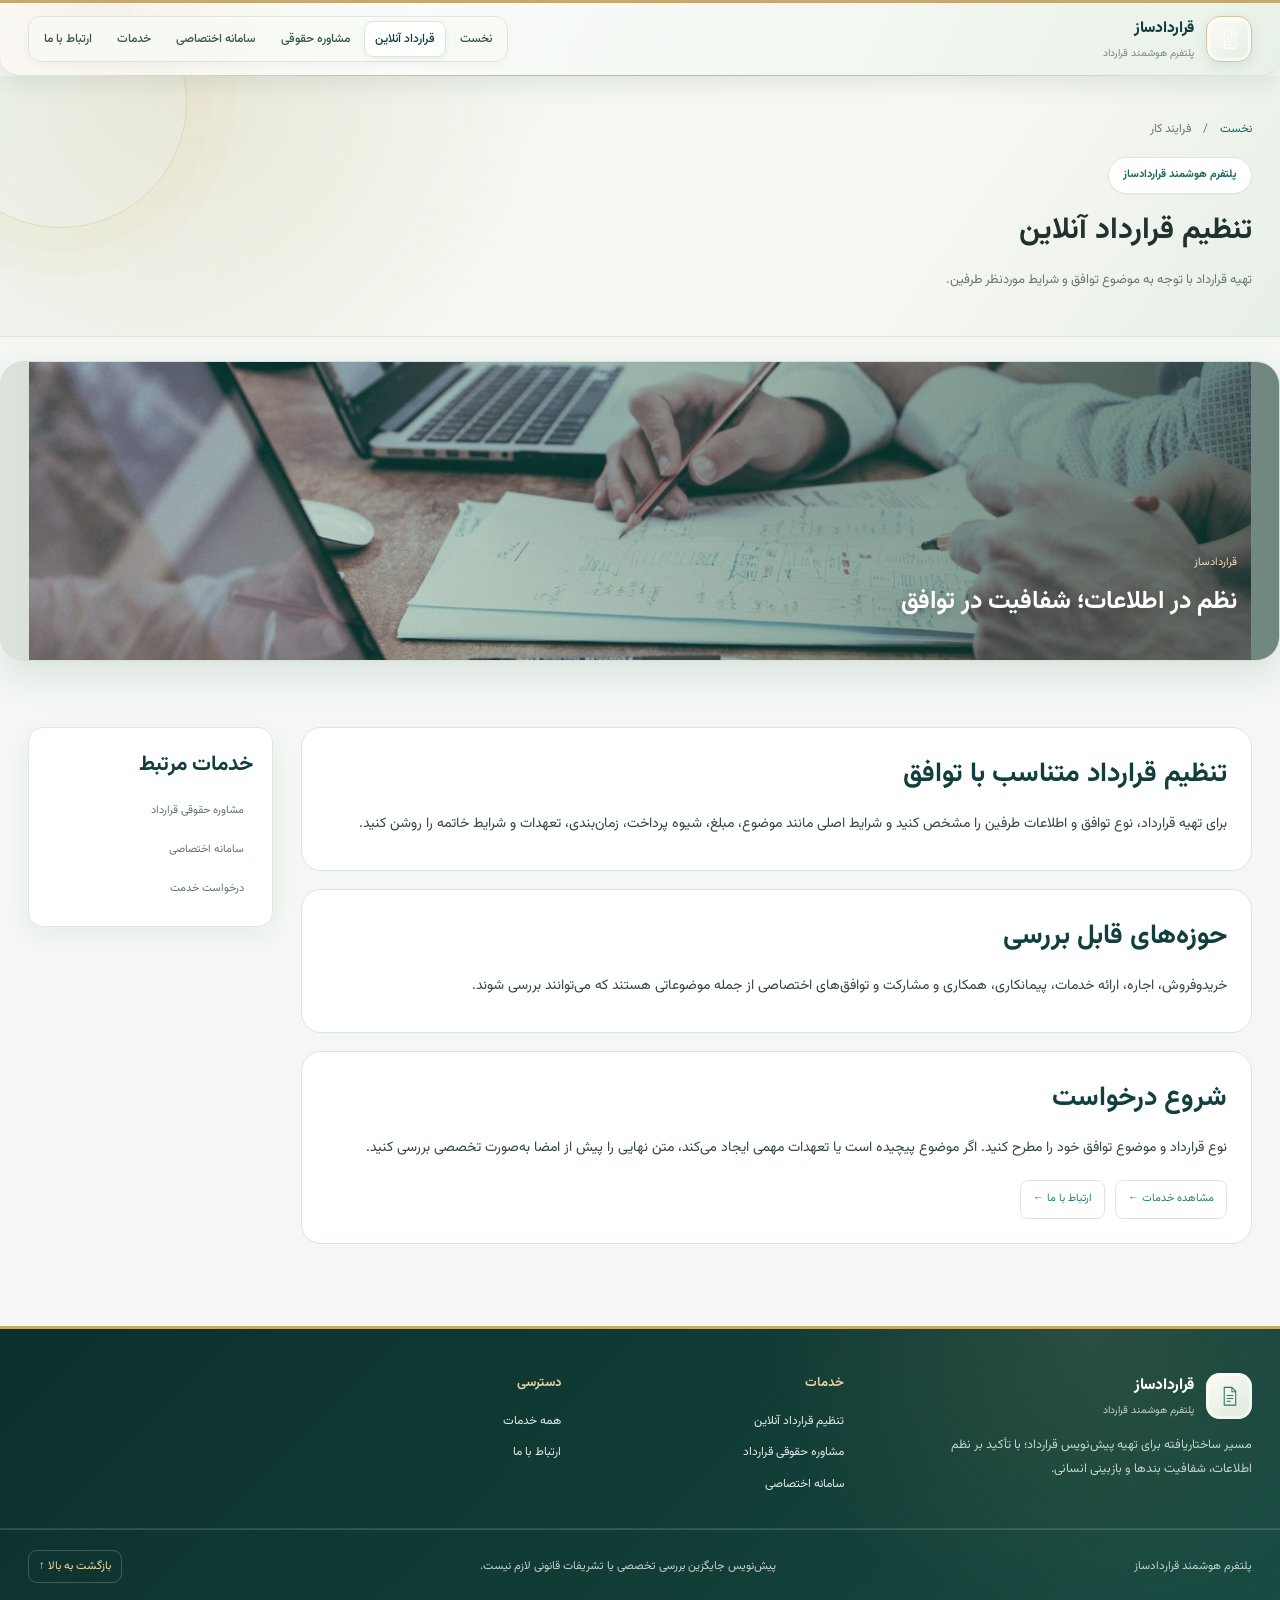
<file: pages/process.html>
<!doctype html>
<html lang="fa" dir="rtl">
  <head>
    <meta charset="utf-8">
    <meta name="viewport" content="width=device-width,initial-scale=1">
    <meta name="description" content="فرایند کار در پلتفرم هوشمند قراردادساز.">
    <title>تنظیم قرارداد آنلاین | قراردادساز</title>
      <link rel="stylesheet" href="../assets/css/style.css">
    </head>
    <body id="top">
      <header class="site-header"><div class="container header-inner"><a class="brand" href="../index.html" aria-label="صفحه نخست قراردادساز"><span class="brand-mark" aria-hidden="true"><svg viewBox="0 0 48 48" fill="none"><path d="M13 5h16l8 8v29H13zM29 5v9h8M19 22h12M19 28h12M19 34h7" stroke="currentColor" stroke-width="2.2" stroke-linecap="round" stroke-linejoin="round"/></svg></span><span><strong>قراردادساز</strong><small>پلتفرم هوشمند قرارداد</small></span></a><button class="menu-toggle" aria-expanded="false" aria-controls="main-nav" type="button"><span>فهرست</span><span aria-hidden="true">☰</span></button><nav class="main-nav" id="main-nav" aria-label="منوی اصلی"><a href="../index.html">نخست</a><a class="active" href="process.html">قرارداد آنلاین</a><a href="about.html">مشاوره حقوقی</a><a href="capabilities.html">سامانه اختصاصی</a><a href="services.html">خدمات</a><a href="contact.html">ارتباط با ما</a></nav></div></header>
                              <section class="inner-hero">
                                <div class="container">
                                  <div class="breadcrumbs">
                                    <a href="../index.html">نخست</a>　/　فرایند کار</div>
                                      <span class="eyebrow">پلتفرم هوشمند قراردادساز</span>
                                        <h1>تنظیم قرارداد آنلاین</h1>
                                          <p>تهیه قرارداد با توجه به موضوع توافق و شرایط موردنظر طرفین.</p>
                                          </div>
                                        </section>
<div class="container editorial-image"><img src="../assets/images/process-review.jpg" alt="بررسی اسناد و مراحل کاری در محیط حرفه‌ای" loading="lazy"><div class="editorial-caption"><span>قراردادساز</span><strong>نظم در اطلاعات؛ شفافیت در توافق</strong></div></div>
<main class="inner-main"><div class="container content-layout"><div class="article-content"><section class="content-block"><h2>تنظیم قرارداد متناسب با توافق</h2><p>برای تهیه قرارداد، نوع توافق و اطلاعات طرفین را مشخص کنید و شرایط اصلی مانند موضوع، مبلغ، شیوه پرداخت، زمان‌بندی، تعهدات و شرایط خاتمه را روشن کنید.</p></section><section class="content-block"><h2>حوزه‌های قابل بررسی</h2><p>خریدوفروش، اجاره، ارائه خدمات، پیمانکاری، همکاری و مشارکت و توافق‌های اختصاصی از جمله موضوعاتی هستند که می‌توانند بررسی شوند.</p></section><section class="content-block"><h2>شروع درخواست</h2><p>نوع قرارداد و موضوع توافق خود را مطرح کنید. اگر موضوع پیچیده است یا تعهدات مهمی ایجاد می‌کند، متن نهایی را پیش از امضا به‌صورت تخصصی بررسی کنید.</p><div class="page-end"><a href="services.html">مشاهده خدمات ←</a><a href="contact.html">ارتباط با ما ←</a></div></section></div><aside class="side-card"><h3>خدمات مرتبط</h3><nav class="side-nav"><a href="about.html">مشاوره حقوقی قرارداد</a><a href="capabilities.html">سامانه اختصاصی</a><a href="contact.html">درخواست خدمت</a></nav></aside></div></main>
                                                                                              <footer class="site-footer"><div class="container footer-grid"><div class="footer-about"><a class="brand" href="../index.html" aria-label="صفحه نخست قراردادساز"><span class="brand-mark" aria-hidden="true"><svg viewBox="0 0 48 48" fill="none"><path d="M13 5h16l8 8v29H13zM29 5v9h8M19 22h12M19 28h12M19 34h7" stroke="currentColor" stroke-width="2.2" stroke-linecap="round" stroke-linejoin="round"/></svg></span><span><strong>قراردادساز</strong><small>پلتفرم هوشمند قرارداد</small></span></a><p>مسیر ساختاریافته برای تهیه پیش‌نویس قرارداد؛ با تأکید بر نظم اطلاعات، شفافیت بندها و بازبینی انسانی.</p></div><div class="footer-links"><strong>خدمات</strong><a href="../pages/process.html">تنظیم قرارداد آنلاین</a><a href="../pages/about.html">مشاوره حقوقی قرارداد</a><a href="../pages/capabilities.html">سامانه اختصاصی</a></div><div class="footer-links"><strong>دسترسی</strong><a href="../pages/services.html">همه خدمات</a><a href="../pages/contact.html">ارتباط با ما</a></div></div><div class="container footer-bottom"><span>پلتفرم هوشمند قراردادساز</span><span>پیش‌نویس جایگزین بررسی تخصصی یا تشریفات قانونی لازم نیست.</span><a href="#top">بازگشت به بالا ↑</a></div></footer>
                                                                                                                                  <script src="../assets/js/main.js">
                                                                                                                                  </script>
                                                                                                                              </body>
                                                                                                                            </html>
</file>
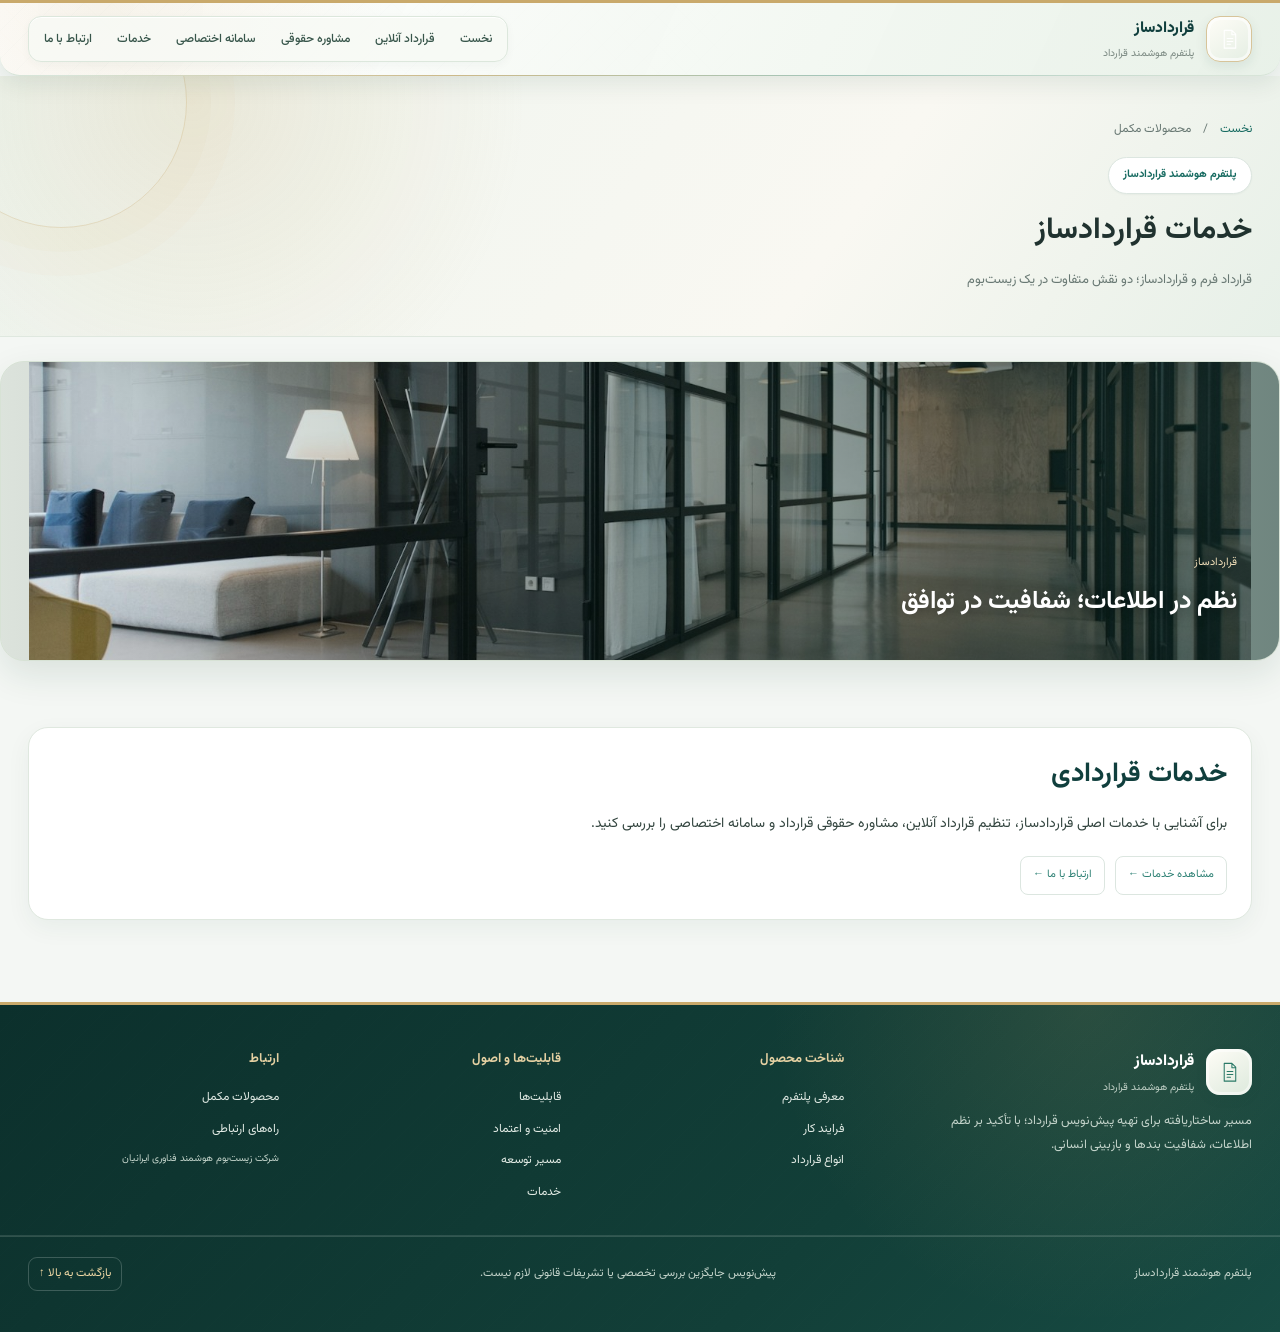
<file: pages/relationship.html>
<!doctype html>
<html lang="fa" dir="rtl">
  <head>
    <meta charset="utf-8">
    <meta name="viewport" content="width=device-width,initial-scale=1">
    <meta name="description" content="محصولات مکمل در پلتفرم هوشمند قراردادساز.">
    <title>محصولات مکمل | قراردادساز</title>
      <link rel="stylesheet" href="../assets/css/style.css">
    </head>
    <body id="top">
      <header class="site-header"><div class="container header-inner"><a class="brand" href="../index.html" aria-label="صفحه نخست قراردادساز"><span class="brand-mark" aria-hidden="true"><svg viewBox="0 0 48 48" fill="none"><path d="M13 5h16l8 8v29H13zM29 5v9h8M19 22h12M19 28h12M19 34h7" stroke="currentColor" stroke-width="2.2" stroke-linecap="round" stroke-linejoin="round"/></svg></span><span><strong>قراردادساز</strong><small>پلتفرم هوشمند قرارداد</small></span></a><button class="menu-toggle" aria-expanded="false" aria-controls="main-nav" type="button"><span>فهرست</span><span aria-hidden="true">☰</span></button><nav class="main-nav" id="main-nav" aria-label="منوی اصلی"><a href="../index.html">نخست</a><a href="process.html">قرارداد آنلاین</a><a href="about.html">مشاوره حقوقی</a><a href="capabilities.html">سامانه اختصاصی</a><a href="services.html">خدمات</a><a href="contact.html">ارتباط با ما</a></nav></div></header>
                              <section class="inner-hero">
                                <div class="container">
                                  <div class="breadcrumbs">
                                    <a href="../index.html">نخست</a>　/　محصولات مکمل</div>
                                      <span class="eyebrow">پلتفرم هوشمند قراردادساز</span>
                                        <h1>خدمات قراردادساز</h1>
                                          <p>قرارداد فرم و قراردادساز؛ دو نقش متفاوت در یک زیست‌بوم</p>
                                          </div>
                                        </section>
<div class="container editorial-image"><img src="../assets/images/modern-office.jpg" alt="محیط کاری مدرن برای هماهنگی محصولات و سامانه‌ها" loading="lazy"><div class="editorial-caption"><span>قراردادساز</span><strong>نظم در اطلاعات؛ شفافیت در توافق</strong></div></div>
<main class="inner-main"><div class="container"><section class="content-block"><h2>خدمات قراردادی</h2><p>برای آشنایی با خدمات اصلی قراردادساز، تنظیم قرارداد آنلاین، مشاوره حقوقی قرارداد و سامانه اختصاصی را بررسی کنید.</p><div class="page-end"><a href="services.html">مشاهده خدمات ←</a><a href="contact.html">ارتباط با ما ←</a></div></section></div></main>
                                                                                        <footer class="site-footer"><div class="container footer-grid"><div class="footer-about"><a class="brand" href="../index.html" aria-label="صفحه نخست قراردادساز"><span class="brand-mark" aria-hidden="true"><svg viewBox="0 0 48 48" fill="none"><path d="M13 5h16l8 8v29H13zM29 5v9h8M19 22h12M19 28h12M19 34h7" stroke="currentColor" stroke-width="2.2" stroke-linecap="round" stroke-linejoin="round"/></svg></span><span><strong>قراردادساز</strong><small>پلتفرم هوشمند قرارداد</small></span></a><p>مسیر ساختاریافته برای تهیه پیش‌نویس قرارداد؛ با تأکید بر نظم اطلاعات، شفافیت بندها و بازبینی انسانی.</p></div><div class="footer-links"><strong>شناخت محصول</strong><a href="../pages/about.html">معرفی پلتفرم</a><a href="../pages/process.html">فرایند کار</a><a href="../index.html#types">انواع قرارداد</a></div><div class="footer-links"><strong>قابلیت‌ها و اصول</strong><a href="../pages/capabilities.html">قابلیت‌ها</a><a href="../pages/security.html">امنیت و اعتماد</a><a href="../pages/roadmap.html">مسیر توسعه</a><a href="../pages/services.html">خدمات</a></div><div class="footer-links"><strong>ارتباط</strong><a href="../pages/relationship.html">محصولات مکمل</a><a href="../pages/contact.html">راه‌های ارتباطی</a><span>شرکت زیست‌بوم هوشمند فناوری ایرانیان</span></div></div><div class="container footer-bottom"><span>پلتفرم هوشمند قراردادساز</span><span>پیش‌نویس جایگزین بررسی تخصصی یا تشریفات قانونی لازم نیست.</span><a href="#top">بازگشت به بالا ↑</a></div></footer>
                                                                                                                            <script src="../assets/js/main.js">
                                                                                                                            </script>
                                                                                                                        </body>
                                                                                                                      </html>
</file>
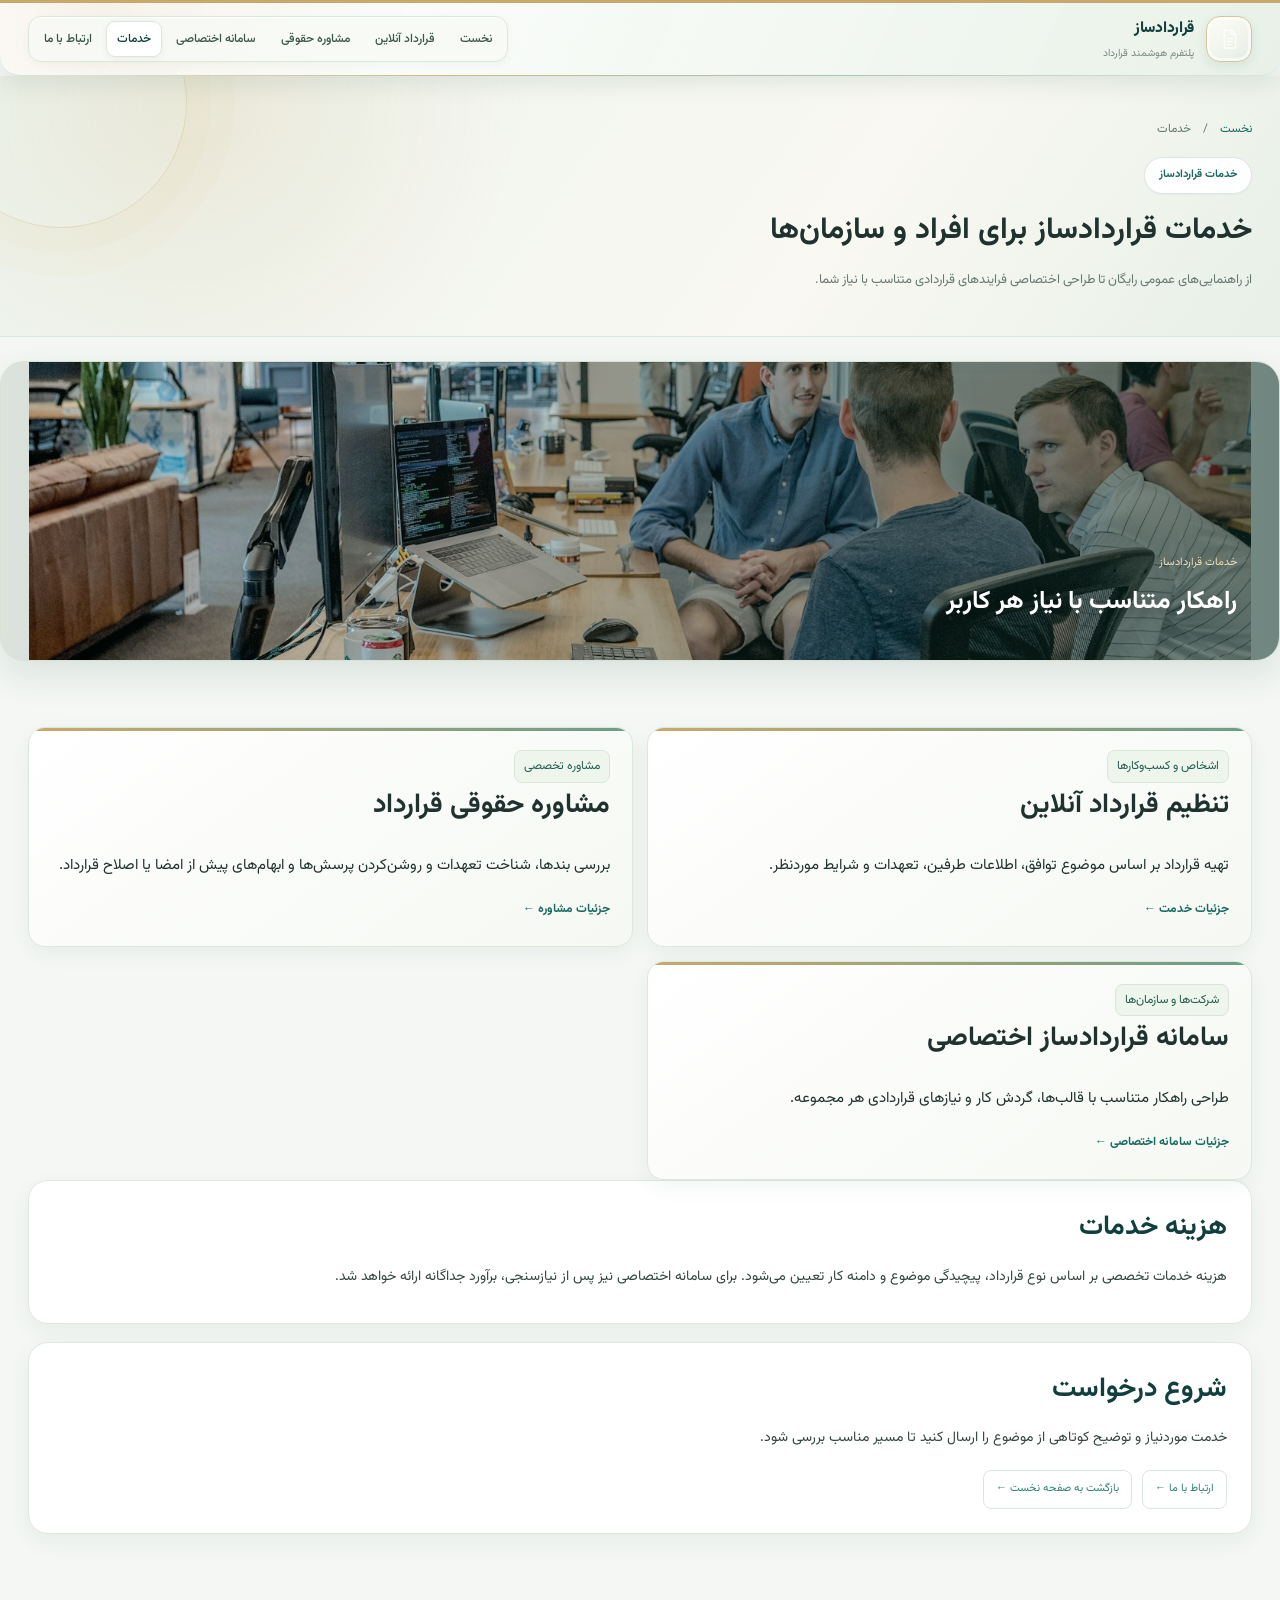
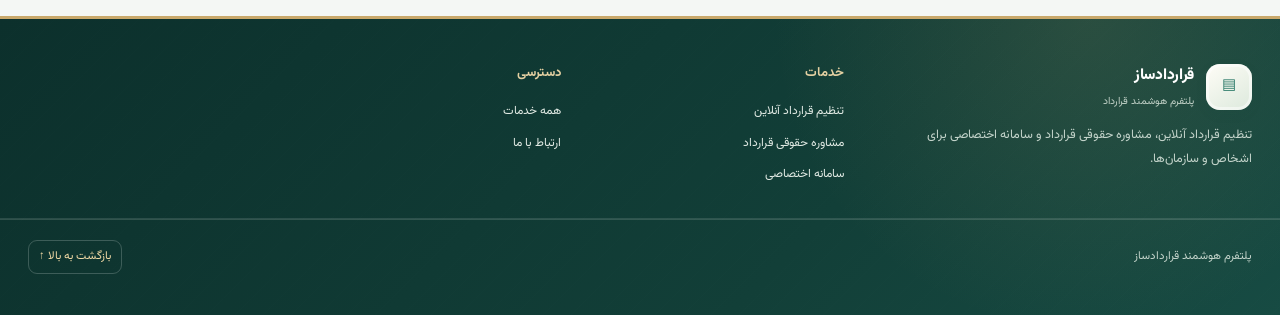
<file: pages/roadmap.html>
<!doctype html><html lang="fa" dir="rtl"><head><meta charset="utf-8"><meta name="viewport" content="width=device-width,initial-scale=1"><meta http-equiv="refresh" content="0;url=services.html"><title>خدمات قراردادساز</title><link rel="stylesheet" href="../assets/css/style.css"></head><body><main class="container inner-main"><section class="content-block"><h1>خدمات قراردادساز</h1><p>برای آشنایی با تنظیم قرارداد آنلاین، مشاوره حقوقی یا سامانه اختصاصی، صفحه خدمات را ببینید.</p><a class="button button-gold" href="services.html">مشاهده خدمات</a></section></main></body></html>
</file>
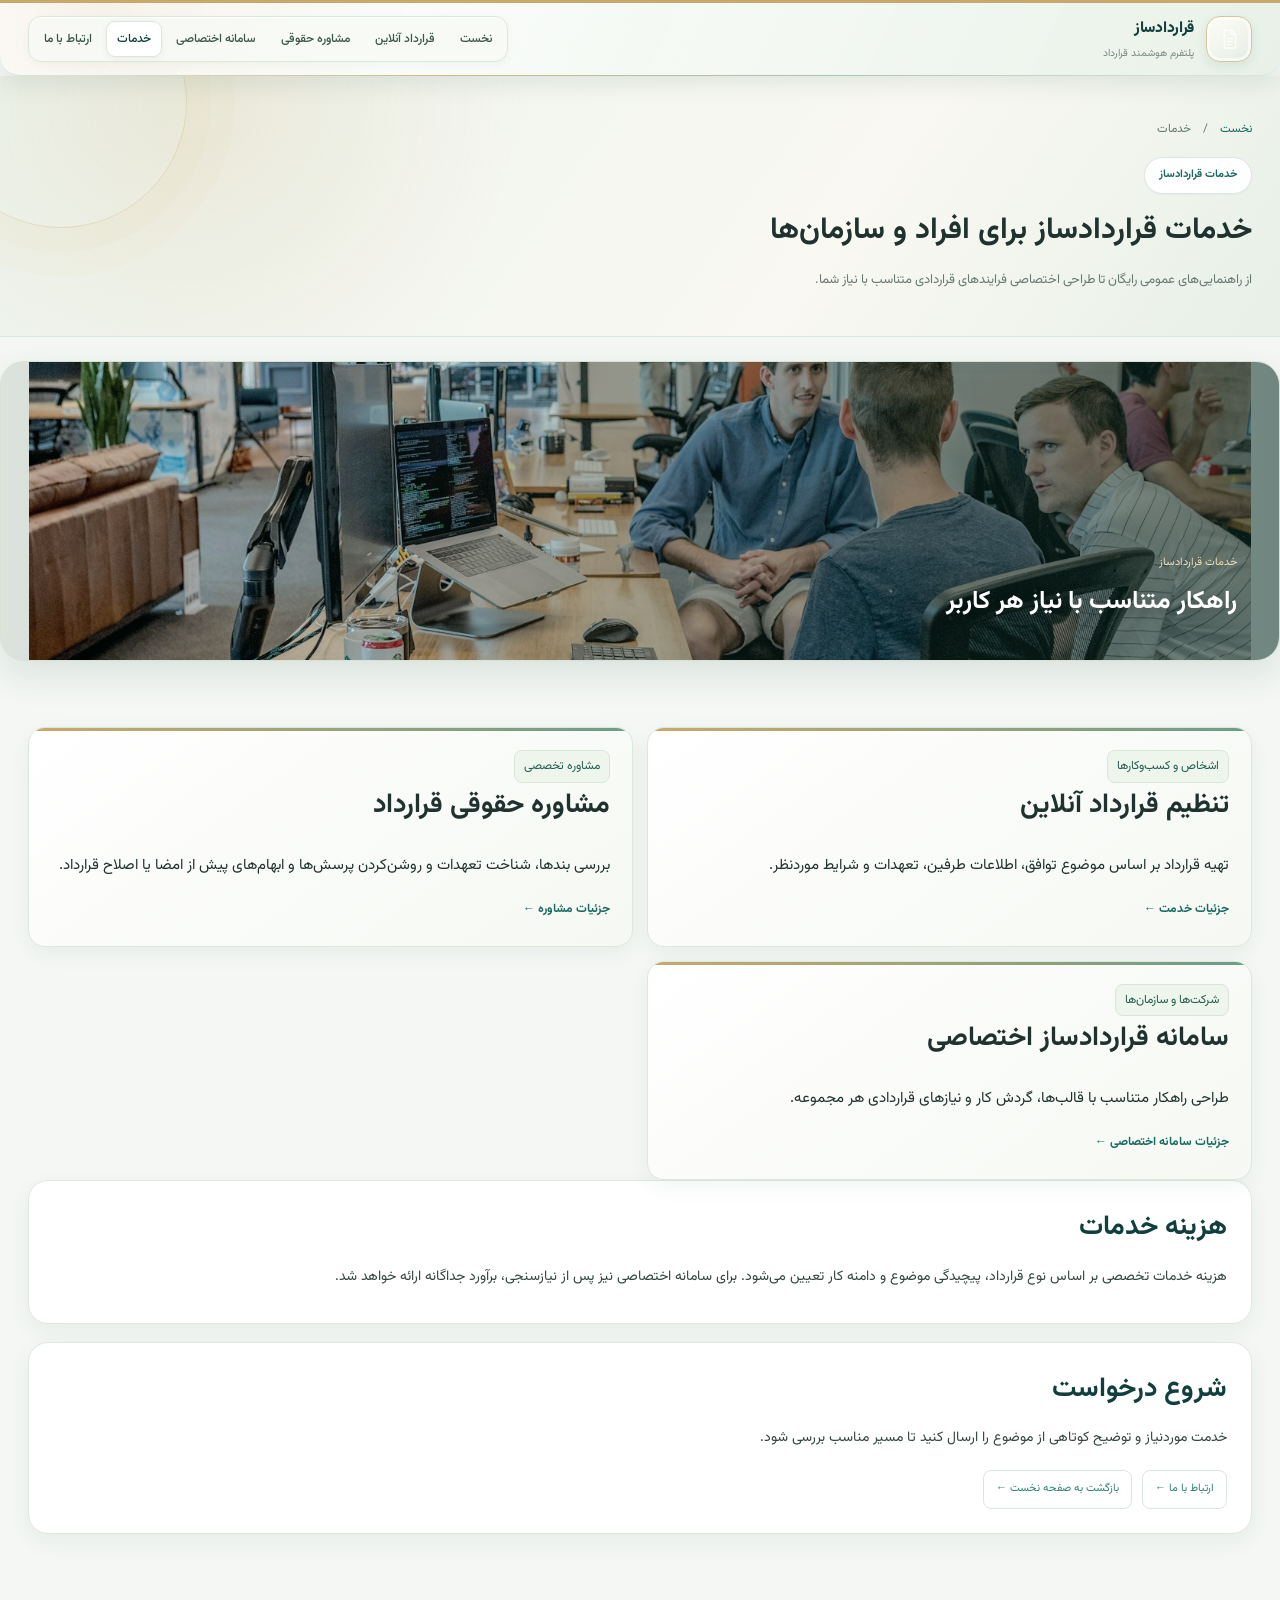
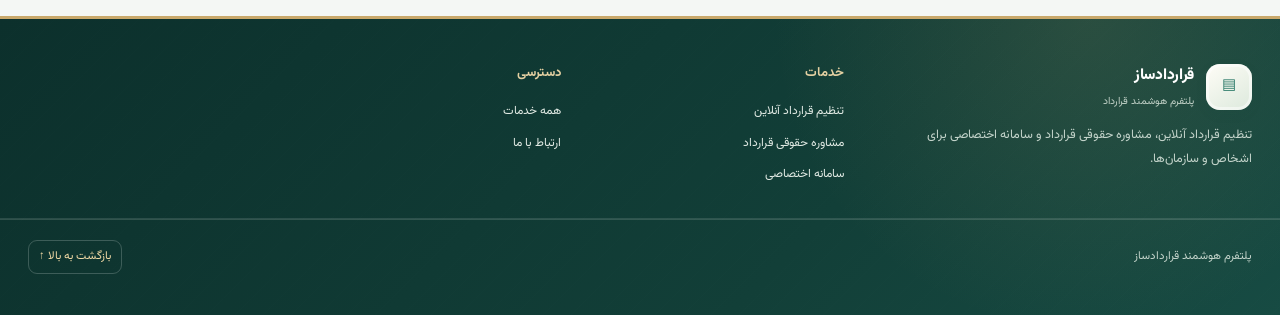
<file: pages/security.html>
<!doctype html><html lang="fa" dir="rtl"><head><meta charset="utf-8"><meta name="viewport" content="width=device-width,initial-scale=1"><meta http-equiv="refresh" content="0;url=services.html"><title>خدمات قراردادساز</title><link rel="stylesheet" href="../assets/css/style.css"></head><body><main class="container inner-main"><section class="content-block"><h1>خدمات قراردادساز</h1><p>برای آشنایی با خدمات عمومی، مشاوره حقوقی و راهکارهای اختصاصی به صفحه خدمات مراجعه کنید.</p><a class="button button-gold" href="services.html">مشاهده خدمات</a></section></main></body></html>
</file>
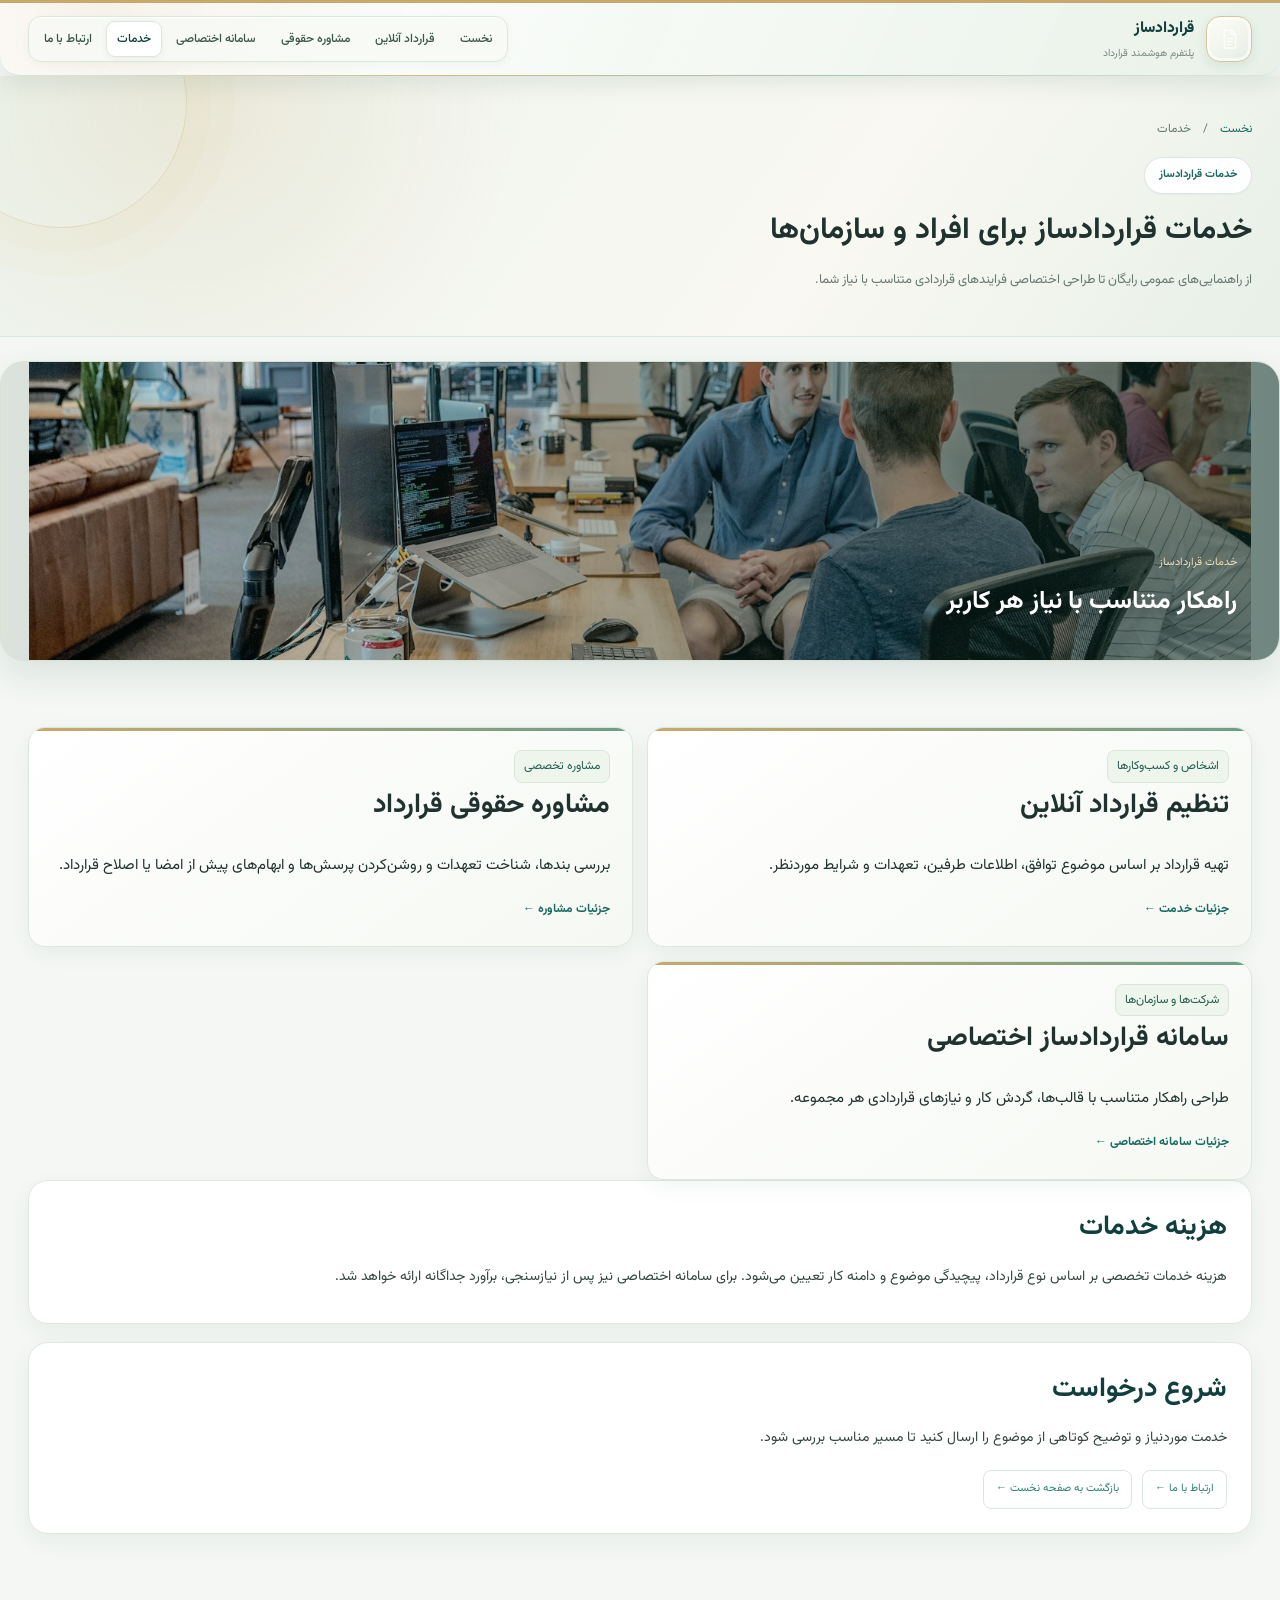
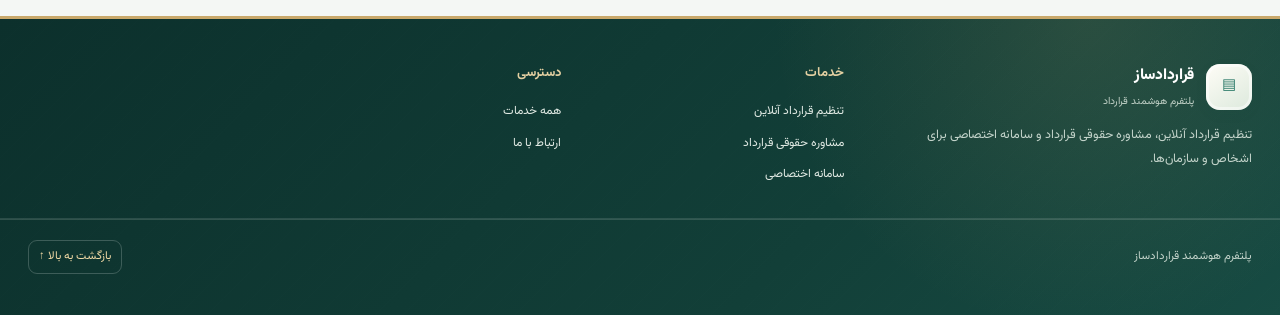
<file: pages/services.html>
<!doctype html>
<html lang="fa" dir="rtl">
<head>
<meta charset="utf-8">
<meta name="viewport" content="width=device-width,initial-scale=1">
<meta name="theme-color" content="#103f3d">
<meta name="description" content="خدمات رایگان و تخصصی قراردادساز برای افراد، کسب‌وکارها و سازمان‌ها.">
<title>خدمات | قراردادساز</title>
<link rel="stylesheet" href="../assets/css/style.css">
</head>
<body id="top">
<header class="site-header"><div class="container header-inner">
<a class="brand" href="../index.html" aria-label="صفحه نخست قراردادساز"><span class="brand-mark" aria-hidden="true"><svg viewBox="0 0 48 48" fill="none"><path d="M13 5h16l8 8v29H13zM29 5v9h8M19 22h12M19 28h12M19 34h7" stroke="currentColor" stroke-width="2.2" stroke-linecap="round" stroke-linejoin="round"/></svg></span><span><strong>قراردادساز</strong><small>پلتفرم هوشمند قرارداد</small></span></a>
<button class="menu-toggle" aria-expanded="false" aria-controls="main-nav" type="button"><span>فهرست</span><span aria-hidden="true">☰</span></button>
<nav class="main-nav" id="main-nav" aria-label="منوی اصلی"><a class="" href="../index.html">نخست</a><a class="" href="process.html">قرارداد آنلاین</a><a class="" href="about.html">مشاوره حقوقی</a><a class="" href="capabilities.html">سامانه اختصاصی</a><a class="active" href="services.html">خدمات</a><a class="" href="contact.html">ارتباط با ما</a></nav></div></header>
<section class="inner-hero"><div class="container"><div class="breadcrumbs"><a href="../index.html">نخست</a>　/　خدمات</div><span class="eyebrow">خدمات قراردادساز</span><h1>خدمات قراردادساز برای افراد و سازمان‌ها</h1><p>از راهنمایی‌های عمومی رایگان تا طراحی اختصاصی فرایندهای قراردادی متناسب با نیاز شما.</p></div></section>
<div class="container editorial-image"><img src="../assets/images/team-collaboration.jpg" alt="همکاری حرفه‌ای برای بررسی نیازهای قراردادی" loading="lazy"><div class="editorial-caption"><span>خدمات قراردادساز</span><strong>راهکار متناسب با نیاز هر کاربر</strong></div></div>
<main class="inner-main"><div class="container"><div class="service-grid"><article class="service-card"><span class="service-label">اشخاص و کسب‌وکارها</span><h2>تنظیم قرارداد آنلاین</h2><p>تهیه قرارداد بر اساس موضوع توافق، اطلاعات طرفین، تعهدات و شرایط موردنظر.</p><a class="text-link" href="process.html">جزئیات خدمت ←</a></article><article class="service-card"><span class="service-label">مشاوره تخصصی</span><h2>مشاوره حقوقی قرارداد</h2><p>بررسی بندها، شناخت تعهدات و روشن‌کردن پرسش‌ها و ابهام‌های پیش از امضا یا اصلاح قرارداد.</p><a class="text-link" href="about.html">جزئیات مشاوره ←</a></article><article class="service-card"><span class="service-label">شرکت‌ها و سازمان‌ها</span><h2>سامانه قراردادساز اختصاصی</h2><p>طراحی راهکار متناسب با قالب‌ها، گردش کار و نیازهای قراردادی هر مجموعه.</p><a class="text-link" href="capabilities.html">جزئیات سامانه اختصاصی ←</a></article></div><section class="content-block"><h2>هزینه خدمات</h2><p>هزینه خدمات تخصصی بر اساس نوع قرارداد، پیچیدگی موضوع و دامنه کار تعیین می‌شود. برای سامانه اختصاصی نیز پس از نیازسنجی، برآورد جداگانه ارائه خواهد شد.</p></section><section class="content-block"><h2>شروع درخواست</h2><p>خدمت موردنیاز و توضیح کوتاهی از موضوع را ارسال کنید تا مسیر مناسب بررسی شود.</p><div class="page-end"><a href="contact.html">ارتباط با ما ←</a><a href="../index.html">بازگشت به صفحه نخست ←</a></div></section></div></main>
<footer class="site-footer"><div class="container footer-grid"><div class="footer-about"><a class="brand" href="../index.html"><span class="brand-mark" aria-hidden="true">▤</span><span><strong>قراردادساز</strong><small>پلتفرم هوشمند قرارداد</small></span></a><p>تنظیم قرارداد آنلاین، مشاوره حقوقی قرارداد و سامانه اختصاصی برای اشخاص و سازمان‌ها.</p></div><div class="footer-links"><strong>خدمات</strong><a href="process.html">تنظیم قرارداد آنلاین</a><a href="about.html">مشاوره حقوقی قرارداد</a><a href="capabilities.html">سامانه اختصاصی</a></div><div class="footer-links"><strong>دسترسی</strong><a href="services.html">همه خدمات</a><a href="contact.html">ارتباط با ما</a></div></div><div class="container footer-bottom"><span>پلتفرم هوشمند قراردادساز</span><a href="#top">بازگشت به بالا ↑</a></div></footer>
<script src="../assets/js/main.js"></script>
</body></html>
</file>
<file: assets/css/style.css>
:root {
  --deep:#103c38;
  --deep2:#174b45;
  --green:#24776a;
  --mint:#e8f2ed;
  --gold:#c9a96b;
  --gold-light:#f4ead4;
  --ink:#213632;
  --muted:#657570;
  --line:#dce6e0;
  --paper:#f7f8f5;
  --white:#fff;
  --radius:18px;
  --shadow:0 12px 35px rgba(17,57,48,.07)
}
* {
  box-sizing:border-box
}
html {
  scroll-behavior:smooth;
  scroll-padding-top:90px
}
body {
  margin:0;
  color:var(--ink);
  background:var(--paper);
  font-family:Tahoma,'Segoe UI',sans-serif;
  font-size:15px;
  line-height:1.9
}
a {
  color:inherit;
  text-decoration:none
}
a:hover {
  color:var(--green)
}
button {
  font:inherit
}
.container {
  width:min(1160px,calc(100% - 40px));
  margin-inline:auto
}
.topline {
  background:#0b302d;
  color:#d6e4dc;
  font-size:11px
}
.topline-inner {
  display:flex;
  justify-content:space-between;
  gap:15px;
  padding:7px 0
}
.site-header {
  position:sticky;
  top:0;
  z-index:20;
  background:rgba(255,255,255,.96);
  backdrop-filter:blur(14px);
  border-bottom:1px solid #e4eae5
}
.header-inner {
  min-height:66px;
  display:flex;
  align-items:center;
  justify-content:space-between;
  gap:14px
}
.brand {
  display:flex;
  align-items:center;
  gap:8px;
  flex-shrink:0;
  color:var(--deep)
}
.brand-mark {
  width:35px;
  height:35px;
  border:1px solid #d5e1d8;
  background:linear-gradient(145deg,#f7faf6,#e6f0e8);
  color:var(--green);
  border-radius:10px;
  display:grid;
  place-items:center
}
.brand-mark svg {
  width:23px;
  height:23px
}
.brand strong,.brand small {
  display:block
}
.brand strong {
  font-size:16px;
  letter-spacing:-.3px
}
.brand small {
  font-size:10px;
  color:#7b8982;
  margin-top:1px
}
.main-nav {
  display:flex;
  align-items:center;
  gap:2px
}
.main-nav>a {
  padding:5px 8px;
  border:1px solid transparent;
  border-radius:6px;
  font-size:11px;
  line-height:1.5;
  color:#4e625b;
  white-space:nowrap;
  transition:background .18s ease,color .18s ease,border-color .18s ease
}
.main-nav>a:hover,.main-nav>a.active {
  background:#f1f5f1;
  border-color:#e3ebe4;
  color:var(--deep)
}
.main-nav>a.nav-cta {
  background:transparent;
  color:#4e625b;
  padding:5px 8px;
  margin-right:0
}
.main-nav>a.nav-cta:hover {
  background:#f1f5f1;
  color:var(--deep)
}
.menu-toggle {
  display:none;
  border:1px solid var(--line);
  background:white;
  color:var(--deep);
  padding:7px 12px;
  border-radius:9px;
  cursor:pointer
}
.hero {
  position:relative;
  overflow:hidden;
  background:linear-gradient(120deg,#103c38 0%,#174b45 58%,#1b5a50 100%);
  color:white;
  padding:65px 0 70px
}
.hero:after {
  content:"";
  position:absolute;
  width:540px;
  height:540px;
  border:1px solid #ffffff0d;
  border-radius:50%;
  left:-220px;
  top:-240px;
  box-shadow:0 0 0 60px #ffffff05,0 0 0 120px #ffffff04;
  pointer-events:none
}
.hero-pattern {
  position:absolute;
  inset:0;
  opacity:.12;
  background-image:linear-gradient(30deg,transparent 48%,#a8c9b4 49%,transparent 50%),linear-gradient(150deg,transparent 48%,#a8c9b4 49%,transparent 50%);
  background-size:54px 94px;
  mask-image:linear-gradient(90deg,black,transparent 70%)
}
.hero-grid {
  position:relative;
  z-index:1;
  display:grid;
  grid-template-columns:1.05fr .95fr;
  gap:45px;
  align-items:center
}
.hero-copy {
  max-width:610px
}
.eyebrow {
  display:inline-flex;
  align-items:center;
  gap:8px;
  color:#a6c9b8;
  font-size:11px;
  font-weight:700;
  letter-spacing:.1px
}
.eyebrow i {
  width:7px;
  height:7px;
  background:var(--gold);
  border-radius:50%;
  display:inline-block
}
.hero h1 {
  font-size:clamp(24px,3vw,30px);
  line-height:1.65;
  letter-spacing:-1px;
  margin:15px 0 14px;
  font-weight:800
}
.hero h1 em {
  font-style:normal;
  color:#e3c98e
}
.hero-lead {
  font-size:14px;
  color:#d3e2da;
  line-height:2.2;
  max-width:570px;
  margin:0
}
.hero-actions {
  display:flex;
  align-items:center;
  gap:24px;
  margin-top:27px;
  flex-wrap:wrap
}
.button {
  display:inline-flex;
  align-items:center;
  justify-content:center;
  gap:14px;
  border-radius:10px;
  padding:11px 17px;
  font-size:12px;
  font-weight:700;
  transition:transform .2s,background .2s;
  border:1px solid transparent
}
.button:hover {
  transform:translateY(-2px)
}
.button-gold {
  background:var(--gold);
  color:#203b32
}
.button-gold:hover {
  background:#d9bd80;
  color:#203b32
}
.button-outline {
  border-color:#c8d9cf;
  color:var(--deep);
  background:white
}
.button-outline:hover {
  background:#eff5f0;
  color:var(--deep)
}
.text-link {
  display:inline-flex;
  gap:10px;
  align-items:center;
  font-size:12px;
  color:inherit;
  font-weight:700
}
.text-link span,.feature-card>a span {
  color:var(--gold)
}
.hero-assurance {
  display:flex;
  align-items:center;
  gap:9px;
  color:#c6d9cf;
  font-size:11px;
  margin-top:28px
}
.assurance-icon {
  width:20px;
  height:20px;
  border-radius:50%;
  display:grid;
  place-items:center;
  background:#ffffff19;
  color:#e3c98e;
  font-size:12px
}
.hero-art {
  position:relative;
  height:370px;
  display:grid;
  place-items:center
}
.orbit {
  position:absolute;
  border:1px solid #ffffff1c;
  border-radius:50%;
  aspect-ratio:1
}
.orbit-one {
  width:335px
}
.orbit-two {
  width:260px;
  border-style:dashed;
  border-color:#ffffff17
}
.doc-card {
  width:244px;
  min-height:286px;
  background:#fff;
  border:1px solid #e4e9e4;
  border-radius:15px;
  box-shadow:0 24px 70px #071e1a55;
  transform:rotate(-4deg);
  position:relative;
  z-index:2;
  color:var(--ink);
  overflow:hidden
}
.doc-top {
  height:38px;
  background:#f6f8f5;
  border-bottom:1px solid #e9eee9;
  display:flex;
  align-items:center;
  gap:5px;
  padding:0 12px
}
.doc-dot {
  width:5px;
  height:5px;
  border-radius:50%;
  background:#c4d3c8
}
.doc-top small {
  margin-right:auto;
  color:#819088;
  font-size:8px
}
.doc-body {
  padding:19px 18px
}
.doc-kicker {
  font-size:8px;
  color:#b08d4c;
  display:block;
  margin-bottom:6px
}
.doc-body>strong {
  font-size:16px;
  display:block;
  color:#214b41;
  margin-bottom:19px
}
.doc-line {
  display:block;
  height:5px;
  border-radius:5px;
  background:#e6ece7;
  margin:8px 0
}
.w95 {
  width:95%
}
.w80 {
  width:80%
}
.w65 {
  width:65%
}
.doc-section {
  display:flex;
  align-items:center;
  gap:7px;
  margin-top:19px
}
.doc-section b {
  font-size:9px;
  color:#b08d4c
}
.doc-section .doc-line {
  flex:1
}
.doc-sign {
  display:flex;
  justify-content:space-between;
  margin-top:23px
}
.doc-sign span {
  width:65px;
  height:25px;
  border-bottom:1px solid #dce6df
}
.doc-status {
  margin:0 14px 13px;
  background:#eaf4ed;
  color:#317263;
  border-radius:7px;
  padding:6px 8px;
  font-size:9px
}
.doc-status span {
  margin-left:5px
}
.floating-chip {
  position:absolute;
  z-index:3;
  background:#fff;
  color:#32574b;
  box-shadow:0 12px 32px #071e1a25;
  border:1px solid #edf0e9;
  border-radius:10px;
  padding:9px 13px;
  font-size:10px;
  display:flex;
  align-items:center;
  gap:9px
}
.floating-chip span {
  display:grid;
  place-items:center;
  background:#eaf2eb;
  color:#317263;
  width:23px;
  height:23px;
  border-radius:7px;
  font-weight:bold
}
.chip-top {
  top:53px;
  right:0
}
.chip-bottom {
  bottom:54px;
  left:0
}
.hero-seal {
  position:absolute;
  bottom:10px;
  right:15%;
  width:56px;
  height:56px;
  border:1px solid #d5bd7b;
  border-radius:50%;
  display:flex;
  align-items:center;
  justify-content:center;
  flex-direction:column;
  color:#e7cd91;
  background:#174a43e0;
  z-index:4
}
.hero-seal span {
  font-size:22px;
  line-height:1
}
.hero-seal small {
  font-size:7px;
  margin-top:3px
}
.trust-strip {
  background:#fff;
  border-bottom:1px solid var(--line)
}
.trust-inner {
  display:grid;
  grid-template-columns:repeat(4,1fr);
  padding:20px 0;
  gap:18px
}
.trust-inner>div {
  padding-inline:18px;
  border-left:1px solid var(--line)
}
.trust-inner>div:last-child {
  border-left:0
}
.trust-inner strong,.trust-inner span {
  display:block
}
.trust-inner strong {
  font-size:12px;
  color:var(--deep)
}
.trust-inner span {
  font-size:10px;
  color:var(--muted);
  margin-top:2px
}
.section {
  padding:72px 0
}
.section-light {
  background:var(--paper)
}
.section-heading {
  display:flex;
  align-items:end;
  justify-content:space-between;
  gap:30px;
  margin-bottom:27px
}
.section-heading .eyebrow,.ecosystem .eyebrow,.closing-cta .eyebrow {
  color:#9c7a3e
}
.section-heading h2,.ecosystem h2,.closing-cta h2 {
  font-size:clamp(22px,3vw,30px);
  line-height:1.7;
  color:var(--deep);
  margin:6px 0 0;
  letter-spacing:-.4px
}
.section-heading>p {
  max-width:470px;
  color:var(--muted);
  font-size:12px;
  line-height:2.1;
  margin:0
}
.feature-grid {
  display:grid;
  grid-template-columns:repeat(3,1fr);
  gap:16px
}
.feature-card {
  position:relative;
  overflow:hidden;
  background:white;
  border:1px solid var(--line);
  border-radius:15px;
  padding:25px 23px 22px;
  min-height:235px;
  box-shadow:0 4px 18px #173d3010;
  transition:transform .2s,box-shadow .2s
}
.feature-card:hover {
  transform:translateY(-4px);
  box-shadow:var(--shadow)
}
.feature-no {
  position:absolute;
  left:20px;
  top:15px;
  font-size:11px;
  color:#b4c4b9
}
.feature-icon {
  display:grid;
  place-items:center;
  width:43px;
  height:43px;
  border-radius:12px;
  background:#edf4ef;
  color:var(--green);
  font-size:24px;
  margin-bottom:15px
}
.feature-card h3 {
  font-size:16px;
  margin:0 0 8px;
  color:var(--deep)
}
.feature-card p {
  font-size:12px;
  color:var(--muted);
  line-height:2.15;
  margin:0 0 17px
}
.feature-card>a {
  font-size:11px;
  color:var(--deep);
  font-weight:700
}
.feature-card>a span {
  margin-right:8px
}
.process-preview {
  background:#fff
}
.process-line {
  display:grid;
  grid-template-columns:repeat(4,1fr);
  gap:15px;
  position:relative
}
.process-line:before {
  content:"";
  position:absolute;
  top:21px;
  right:10%;
  left:10%;
  height:1px;
  background:#d9e4db
}
.process-line article {
  position:relative;
  padding:0 14px 10px 5px
}
.step-number {
  position:relative;
  z-index:1;
  display:grid;
  place-items:center;
  width:42px;
  height:42px;
  border:1px solid #cdded2;
  background:#f4f8f4;
  color:var(--green);
  border-radius:13px;
  font-weight:800;
  font-size:14px
}
.process-line h3 {
  font-size:14px;
  color:var(--deep);
  margin:16px 0 5px
}
.process-line p {
  font-size:11px;
  color:var(--muted);
  margin:0;
  line-height:2
}
.ecosystem {
  background:#f1f5ef
}
.ecosystem-grid {
  display:grid;
  grid-template-columns:1fr 1fr;
  gap:55px;
  align-items:center
}
.ecosystem h2 {
  margin-bottom:12px
}
.ecosystem p {
  font-size:13px;
  color:var(--muted);
  line-height:2.2;
  max-width:510px;
  margin:0 0 20px
}
.ecosystem-visual {
  display:flex;
  align-items:center;
  justify-content:center;
  gap:13px;
  direction:rtl
}
.eco-card {
  width:195px;
  min-height:175px;
  padding:22px 18px;
  background:white;
  border:1px solid #dce7dd;
  border-radius:15px;
  box-shadow:0 12px 35px #173d300b;
  display:flex;
  flex-direction:column;
  align-items:flex-start
}
.eco-builder {
  background:var(--deep);
  color:#fff;
  border-color:var(--deep);
  transform:translateY(-12px)
}
.eco-symbol {
  font-size:26px;
  color:#b8995b;
  margin-bottom:12px
}
.eco-card small {
  font-size:10px;
  color:#8b9b91
}
.eco-builder small {
  color:#b8cec2
}
.eco-card strong {
  font-size:17px;
  margin-top:3px
}
.eco-caption {
  font-size:10px;
  color:#718078;
  margin-top:7px
}
.eco-builder .eco-caption {
  color:#c3d7cd
}
.eco-connector {
  width:30px;
  height:30px;
  display:grid;
  place-items:center;
  border:1px solid #d8e3d9;
  background:#fff;
  color:#a4874d;
  border-radius:50%;
  font-size:20px
}
.closing-cta {
  background:#e9f0e8;
  padding:38px 0
}
.closing-inner {
  display:flex;
  align-items:center;
  justify-content:space-between;
  gap:25px
}
.closing-cta h2 {
  font-size:24px
}
.closing-cta p {
  font-size:12px;
  color:var(--muted);
  margin:5px 0 0
}
.site-footer {
  background:#0c302d;
  color:#d9e5de
}
.footer-main {
  display:grid;
  grid-template-columns:1.7fr 1fr 1fr 1.2fr;
  gap:35px;
  padding:42px 0 30px
}
.brand-footer {
  color:white
}
.brand-footer .brand-mark {
  background:#17443e;
  border-color:#2e5b51;
  color:#e0c88e
}
.brand-footer small {
  color:#b2c6bb
}
.footer-brand p {
  font-size:11px;
  line-height:2.1;
  color:#a9beb3;
  max-width:320px;
  margin:16px 0 0
}
.footer-links {
  display:flex;
  flex-direction:column;
  align-items:flex-start;
  gap:7px;
  font-size:11px
}
.footer-links strong {
  font-size:12px;
  color:#e5cb8e;
  margin-bottom:6px
}
.footer-links a,.footer-links span {
  color:#b8cbc1
}
.footer-links a:hover {
  color:#fff
}
.footer-links span {
  font-size:10px;
  line-height:1.8
}
.footer-bottom {
  border-top:1px solid #ffffff1b;
  padding:13px 0 17px;
  display:flex;
  align-items:center;
  justify-content:space-between;
  gap:15px;
  font-size:10px;
  color:#a6bbb0
}
.footer-bottom a {
  color:#e4ca8b;
  white-space:nowrap
}
/* Inner pages */
.inner-hero {
  background:linear-gradient(120deg,#103c38,#1b5a50);
  color:white;
  padding:46px 0 42px;
  position:relative;
  overflow:hidden
}
.inner-hero:after {
  content:"";
  position:absolute;
  left:-70px;
  top:-170px;
  width:360px;
  height:360px;
  border:1px solid #ffffff17;
  border-radius:50%;
  box-shadow:0 0 0 45px #ffffff06,0 0 0 90px #ffffff04
}
.inner-hero .container {
  position:relative;
  z-index:1
}
.breadcrumbs {
  font-size:10px;
  color:#b8d0c2;
  margin-bottom:12px
}
.breadcrumbs a {
  color:#e0c98f
}
.inner-hero h1 {
  font-size:clamp(22px,2.8vw,30px);
  margin:4px 0 7px;
  line-height:1.6
}
.inner-hero p {
  font-size:13px;
  color:#d1e0d7;
  max-width:770px;
  margin:0;
  line-height:2.1
}
.inner-main {
  padding:35px 0 65px
}
.content-layout {
  display:grid;
  grid-template-columns:minmax(0,1fr) 245px;
  gap:22px;
  align-items:start
}
.article-content {
  min-width:0
}
.content-block,.side-card {
  background:#fff;
  border:1px solid var(--line);
  border-radius:15px;
  padding:24px;
  margin-bottom:15px;
  box-shadow:0 5px 20px #153a2e08
}
.content-block h2 {
  font-size:19px;
  color:var(--deep);
  margin:0 0 10px
}
.content-block h3 {
  font-size:14px;
  color:var(--deep2);
  margin:20px 0 6px
}
.content-block p {
  font-size:13px;
  color:#566962;
  line-height:2.2;
  margin:8px 0
}
.content-block ul {
  padding-right:20px;
  color:#566962;
  font-size:12px;
  line-height:2.2
}
.content-block li {
  padding-right:2px;
  margin:3px 0
}
.content-block a:not(.button) {
  color:var(--green)
}
.content-block a:not(.button):hover {
  color:#8a6a35
}
.content-block a {
  text-decoration:none
}
.mini-grid {
  display:grid;
  grid-template-columns:repeat(2,minmax(0,1fr));
  gap:12px;
  margin-top:15px
}
.mini-card {
  padding:15px;
  background:#f7faf6;
  border:1px solid #e0e9e1;
  border-radius:11px
}
.mini-card strong {
  display:block;
  color:var(--deep);
  font-size:13px;
  margin-bottom:5px
}
.mini-card p {
  font-size:11px;
  margin:0
}
.notice {
  background:#faf5e8;
  border-right:3px solid var(--gold);
  padding:13px 15px;
  border-radius:9px;
  font-size:12px;
  color:#6b5a39;
  line-height:2;
  margin-top:15px
}
.side-card {
  position:sticky;
  top:102px;
  padding:19px
}
.side-card h3 {
  font-size:13px;
  color:var(--deep);
  margin:0 0 10px
}
.side-nav {
  display:flex;
  flex-direction:column;
  gap:4px
}
.side-nav a {
  padding:7px 9px;
  border-radius:8px;
  color:#61726a;
  font-size:11px
}
.side-nav a:hover {
  background:#edf4ef;
  color:var(--deep)
}
.side-note {
  margin-top:14px;
  padding:12px;
  background:#f1f6f1;
  border-radius:9px;
  font-size:10px;
  color:#61766a;
  line-height:2
}
.page-end {
  display:flex;
  flex-wrap:wrap;
  gap:10px;
  margin-top:18px
}
.page-end a {
  font-size:11px;
  padding:8px 12px;
  border:1px solid var(--line);
  border-radius:8px;
  background:white
}
.page-end a:hover {
  background:var(--mint)
}
.simple-table {
  width:100%;
  border-collapse:collapse;
  font-size:11px;
  margin:13px 0
}
.simple-table th,.simple-table td {
  text-align:right;
  vertical-align:top;
  padding:10px;
  border-bottom:1px solid var(--line);
  line-height:1.9
}
.simple-table th {
  background:#edf4ef;
  color:var(--deep)
}
.simple-table td {
  color:#566962
}
.simple-table-wrap {
  overflow-x:auto
}
.contact-panel {
  display:grid;
  grid-template-columns:1fr 1fr;
  gap:13px
}
.contact-item {
  padding:16px;
  border:1px solid var(--line);
  border-radius:11px;
  background:#f9fbf8
}
.contact-item strong {
  display:block;
  font-size:13px;
  color:var(--deep)
}
.contact-item p {
  font-size:11px;
  margin:5px 0 0
}
@media(max-width:1000px) {
  .header-inner {
    min-height:74px
  }
  .menu-toggle {
    display:flex;
    align-items:center;
    gap:10px
  }
  .main-nav {
    display:none;
    position:absolute;
    top:100%;
    right:20px;
    left:20px;
    padding:12px;
    background:white;
    border:1px solid var(--line);
    border-radius:13px;
    box-shadow:var(--shadow);
    flex-direction:column;
    align-items:stretch
  }
  .main-nav.open {
    display:flex
  }
  .main-nav>a {
    padding:10px 12px
  }
  .main-nav>a.nav-cta {
    margin:4px 0 0;
    text-align:center
  }
  .hero-grid {
    gap:20px
  }
  .hero-art {
    transform:scale(.92)
  }
  .footer-main {
    grid-template-columns:1.5fr 1fr 1fr
  }
  .footer-links:last-child {
    grid-column:2
  }
  .content-layout {
    grid-template-columns:minmax(0,1fr) 215px;
    gap:14px
  }
}
@media(max-width:760px) {
  .container {
    width:min(100% - 28px,600px)
  }
  .topline-inner {
    font-size:9px
  }
  .topline-inner span:last-child {
    display:none
  }
  .hero {
    padding:43px 0 35px
  }
  .hero-grid {
    grid-template-columns:1fr
  }
  .hero-copy {
    max-width:none
  }
  .hero h1 {
    font-size:30px
  }
  .hero-lead {
    font-size:13px
  }
  .hero-art {
    height:310px;
    transform:scale(.88);
    margin-top:-6px
  }
  .trust-inner {
    grid-template-columns:1fr 1fr;
    gap:14px;
    padding:17px 0
  }
  .trust-inner>div {
    border-left:0;
    padding:0 5px
  }
  .section {
    padding:48px 0
  }
  .section-heading {
    display:block
  }
  .section-heading>p {
    margin-top:10px
  }
  .section-heading>.text-link {
    margin-top:13px
  }
  .feature-grid {
    grid-template-columns:1fr
  }
  .feature-card {
    min-height:0;
    padding:20px
  }
  .feature-icon {
    margin-bottom:11px
  }
  .process-line {
    grid-template-columns:1fr 1fr;
    gap:25px 12px
  }
  .process-line:before {
    display:none
  }
  .process-line article {
    padding:0
  }
  .ecosystem-grid {
    grid-template-columns:1fr;
    gap:25px
  }
  .ecosystem-visual {
    gap:8px
  }
  .eco-card {
    width:45%;
    min-height:155px;
    padding:16px 12px
  }
  .closing-inner {
    align-items:flex-start;
    flex-direction:column
  }
  .footer-main {
    grid-template-columns:1fr 1fr;
    gap:25px 18px;
    padding:32px 0
  }
  .footer-brand {
    grid-column:1/-1
  }
  .footer-links:last-child {
    grid-column:auto
  }
  .footer-bottom {
    align-items:flex-start;
    flex-direction:column;
    gap:5px
  }
  .content-layout {
    grid-template-columns:1fr
  }
  .side-card {
    position:static;
    order:-1
  }
  .side-nav {
    display:grid;
    grid-template-columns:1fr 1fr
  }
  .inner-hero {
    padding:30px 0
  }
  .inner-main {
    padding:22px 0 45px
  }
  .content-block {
    padding:18px
  }
  .content-block h2 {
    font-size:17px
  }
  .mini-grid {
    grid-template-columns:1fr 1fr
  }
  .contact-panel {
    grid-template-columns:1fr 1fr
  }
}
@media(max-width:430px) {
  .brand strong {
    font-size:14px
  }
  .brand small {
    font-size:9px
  }
  .brand-mark {
    width:39px;
    height:39px
  }
  .hero h1 {
    font-size:29px
  }
  .hero-actions {
    gap:15px
  }
  .hero-art {
    margin-inline:-20px;
    transform:scale(.78);
    height:280px
  }
  .trust-inner {
    gap:12px
  }
  .trust-inner strong {
    font-size:11px
  }
  .trust-inner span {
    font-size:9px
  }
  .process-line h3 {
    font-size:12px
  }
  .process-line p {
    font-size:10px
  }
  .ecosystem-visual {
    gap:5px
  }
  .eco-card {
    padding:13px 9px
  }
  .eco-card strong {
    font-size:14px
  }
  .eco-caption {
    font-size:9px
  }
  .mini-grid {
    grid-template-columns:1fr
  }
  .contact-panel {
    grid-template-columns:1fr
  }
  .side-nav {
    grid-template-columns:1fr 1fr
  }
}
@media(prefers-reduced-motion:reduce) {
  html {
    scroll-behavior:auto
  }
  *,*:before,*:after {
    transition:none!important
  }
}


/* فونت محلی مخزن؛ هیچ فونت یا فایل CSS خارجی بارگذاری نمی‌شود */
@font-face{
  font-family:"Vazirmatn";
  src:url("../fonts/Vazirmatn[wght].woff2") format("woff2");
  font-style:normal;
  font-weight:100 900;
  font-display:swap;
}
:root{
  --deep:#103f3d;--deep2:#176b61;--green:#2d8074;--mint:#eaf4f0;
  --gold:#b18a4d;--gold-dark:#8a683a;--gold-light:#f7f0e2;
  --blue:#1e5a7a;--blue-light:#e3eff5;--ink:#20322f;--muted:#687873;
  --line:#dce6e0;--line-light:#e8f0eb;--paper:#f4f7f4;--white:#fff;
  --radius:14px;--radius-lg:20px;--radius-xl:28px;
  --shadow:0 2px 6px rgba(16,63,61,.07),0 4px 14px rgba(16,63,61,.05);
  --shadow-lg:0 8px 24px rgba(16,63,61,.10),0 24px 56px rgba(16,63,61,.08);
}
html{scroll-padding-top:100px}
body{font-family:"Vazirmatn",Tahoma,sans-serif;background:var(--paper);color:var(--ink);-webkit-font-smoothing:antialiased}
a{text-decoration:none!important}
a:hover{text-decoration:none!important}
button,input,textarea,select{font:inherit}
.container{width:100%;max-width:1280px;margin-inline:auto;padding-inline:28px}
.topline{background:var(--deep);font-size:11px}
.site-header{background:rgba(244,247,244,.9);backdrop-filter:blur(20px) saturate(1.2);border-bottom:1px solid var(--line-light)}
.header-inner{min-height:76px;gap:20px}
.brand{gap:12px}
.brand-mark{width:46px;height:46px;border:0;border-radius:14px;background:linear-gradient(145deg,var(--deep2),var(--deep));color:#fff;box-shadow:0 6px 16px rgba(23,107,97,.22)}
.brand strong{font-size:15.5px;font-weight:800}
.brand small{font-size:10.5px}
.main-nav{flex:1;justify-content:center;gap:4px}
.main-nav>a{padding:9px 13px;border-radius:11px;font-size:12.5px;font-weight:600;color:#2c3a48}
.main-nav>a:hover,.main-nav>a.active{background:var(--mint);color:var(--deep)}
.main-nav>a.nav-cta{background:linear-gradient(135deg,var(--gold),var(--gold-dark));color:#fff;box-shadow:0 4px 14px rgba(177,138,77,.22)}
.main-nav>a.nav-cta:hover{background:var(--gold-dark);color:#fff}
.menu-toggle{border-radius:12px;padding:10px 13px;background:#fff}
h1,h2,h3,h4{font-family:"Vazirmatn",Tahoma,sans-serif;text-wrap:balance}
p{ text-wrap:pretty }
.hero{background:linear-gradient(180deg,#f4f7f4 0%,#eaf4f0 100%);color:var(--ink);padding:62px 0 54px}
.hero:after{width:560px;height:560px;left:auto;inset-inline-start:-190px;top:-220px;border-color:rgba(23,107,97,.08);box-shadow:0 0 0 60px rgba(23,107,97,.025),0 0 0 120px rgba(23,107,97,.02)}
.hero-pattern{opacity:.45;background-image:repeating-linear-gradient(0deg,rgba(23,107,97,.035) 0,rgba(23,107,97,.035) 1px,transparent 1px,transparent 26px),repeating-linear-gradient(90deg,rgba(23,107,97,.035) 0,rgba(23,107,97,.035) 1px,transparent 1px,transparent 26px);mask-image:linear-gradient(90deg,black,transparent 85%)}
.hero-grid{grid-template-columns:1.15fr .85fr;gap:56px}
.hero-copy{max-width:650px}
.eyebrow{color:var(--deep2);background:#fff;border:1px solid var(--line);border-radius:999px;padding:7px 14px;letter-spacing:0;box-shadow:0 1px 2px rgba(16,63,61,.04)}
.eyebrow i{width:8px;height:8px;box-shadow:0 0 0 4px var(--mint)}
.hero h1{font-size:clamp(24px,3vw,30px);line-height:1.5;letter-spacing:-1px;color:var(--ink);font-weight:900;margin:20px 0}
.hero h1 em{color:var(--gold-dark)}
.hero-lead{font-size:15px;line-height:2;color:#2c3a48;max-width:600px}
.hero-actions{gap:12px;margin-top:26px}
.button{padding:12px 20px;border-radius:13px;font-size:13px}
.button-gold{background:linear-gradient(135deg,var(--deep2),var(--deep));color:#fff;box-shadow:0 6px 18px rgba(23,107,97,.25)}
.button-gold:hover{background:var(--deep);color:#fff}
.button-outline{border-color:var(--line);color:var(--ink);box-shadow:var(--shadow)}
.text-link{color:var(--deep2)}
.hero-assurance{margin-top:25px;color:var(--muted);font-size:12px}
.assurance-icon{background:#e1ebdc;color:#2d7a3d}
.hero-art{min-height:365px;border:1.5px solid var(--line);border-radius:var(--radius-xl);background:#fff;box-shadow:var(--shadow-lg);padding:28px;overflow:hidden}
.orbit{border-color:rgba(23,107,97,.12)}
.doc-card{border:1px solid var(--line);border-radius:18px;box-shadow:var(--shadow-lg);background:#fff}
.doc-top{background:#f8fbf8;border-bottom:1px dashed var(--line);color:var(--deep);padding:15px}
.doc-body{padding:24px}
.doc-kicker{color:var(--gold-dark);background:var(--gold-light);border-radius:999px}
.doc-line,.doc-row{border-radius:6px;background:linear-gradient(90deg,var(--line),var(--line-light))}
.trust-strip{background:#fff;border-block:1px solid var(--line-light)}
.section{padding:64px 0}
.section-light,.ecosystem{background:#fff}
.section h2,.section-title h2{color:var(--ink)}
.section-title p,.section-intro{color:var(--muted)}
.process-preview,.section-light,.ecosystem{border-color:var(--line-light)}
.section-title{margin-bottom:36px}
.section-title .eyebrow{margin-bottom:12px}
.section-title h2{font-size:clamp(21px,2.7vw,28px);line-height:1.4;letter-spacing:-.6px}
.section-title p{font-size:14px;line-height:1.9}
.process-grid,.process-steps,.steps{gap:15px}
.process-card,.process-step,.info-card,.mini-card,.capability-card,.feature-card,.ecosystem-card,.content-block,.article-content>section{
  border:1.5px solid var(--line);border-radius:var(--radius-lg);background:#fff;box-shadow:none;
}
.process-card:hover,.process-step:hover,.info-card:hover,.mini-card:hover,.capability-card:hover,.feature-card:hover,.ecosystem-card:hover{border-color:var(--green);box-shadow:var(--shadow);transform:translateY(-3px)}
.closing-cta,.cta{background:linear-gradient(145deg,var(--deep),var(--deep2));border-radius:var(--radius-xl);box-shadow:var(--shadow-lg)}
.site-footer,footer{font-family:"Vazirmatn",Tahoma,sans-serif}
.site-footer{background:var(--deep);color:#c8e0da}
.footer-links a,.footer-bottom a{ text-decoration:none!important }
.inner-hero{background:linear-gradient(180deg,#f4f7f4 0%,#eaf4f0 100%);border-bottom:1px solid var(--line);padding:42px 0}
.inner-hero h1{font-size:clamp(22px,2.8vw,30px);line-height:1.5;color:var(--ink);margin:12px 0}
.inner-hero p{color:var(--muted);max-width:800px}
.breadcrumbs{font-size:12px;color:var(--muted);margin-bottom:16px}
.breadcrumbs a{color:var(--deep2)}
.inner-main{padding:38px 0 64px}
.content-layout{gap:28px}
.article-content{min-width:0}
.content-block{padding:24px;margin-bottom:18px}
.content-block h2{font-size:22px;color:var(--deep);margin-bottom:12px}
.content-block h3{font-size:17px;margin:18px 0 8px}
.content-block p,.content-block li{font-size:14px;line-height:2;color:#344640}
.mini-grid{gap:12px}
.mini-card{padding:17px}
.mini-card strong{color:var(--deep)}
.mini-card p{font-size:12.5px;color:var(--muted)}
.sidebar,.toc,.content-aside{border:1px solid var(--line);border-radius:var(--radius-lg);background:#fff}
.site-footer{padding:42px 0 24px}
.footer-grid{gap:28px}
.footer-brand-mark{border-radius:14px}
.footer-bottom{font-size:11.5px}
@media(max-width:1000px){
 .hero-grid{grid-template-columns:1fr;gap:30px}
 .hero-copy{max-width:760px}
 .hero-art{width:100%;max-width:580px;min-height:300px;margin-inline:auto}
 .main-nav{justify-content:flex-start}
}
@media(max-width:760px){
 .container{padding-inline:18px}
 .topline-inner{flex-wrap:wrap;gap:4px 14px}
 .header-inner{min-height:72px}
 .hero{padding:42px 0 38px}
 .hero h1{font-size:clamp(24px,4vw,30px)}
 .hero-art{padding:18px;min-height:260px}
 .section{padding:46px 0}
 .content-block{padding:19px}
}
@media(max-width:560px){
 .brand small{display:none}
 .hero-actions{align-items:stretch;flex-direction:column}
 .hero-actions .button,.hero-actions .text-link{justify-content:center}
 .hero-assurance{align-items:flex-start}
 .footer-grid{grid-template-columns:1fr}
}


/* صفحه نخست بر پایه طرح مصوب قراردادساز */
.home-stats{display:grid;grid-template-columns:repeat(3,minmax(0,1fr));max-width:590px;margin-top:28px;background:#fff;border:1px solid var(--line);border-radius:18px;overflow:hidden;box-shadow:var(--shadow)}
.home-stat{padding:15px 12px;text-align:center;border-inline-start:1px solid var(--line-light)}
.home-stat:first-child{border-inline-start:0}
.home-stat b{display:block;font-size:17px;line-height:1.6;color:var(--deep);font-weight:900}
.home-stat span{display:block;font-size:10.5px;color:var(--muted);line-height:1.7}
.home-doc{position:relative;z-index:1;background:#f8fbf8;border:1px solid var(--line);border-radius:18px;padding:22px}
.home-doc-head{display:flex;align-items:center;justify-content:space-between;gap:12px;padding-bottom:16px;border-bottom:1px dashed var(--line)}
.home-doc-head small,.home-doc-head strong{display:block}
.home-doc-head small{font-size:10px;color:var(--muted);margin-bottom:4px}
.home-doc-head strong{font-size:14px;color:var(--deep)}
.home-status{font-size:10px;color:#2d7a3d;background:#e1ebdc;padding:5px 9px;border-radius:999px;white-space:nowrap}
.home-doc-meta{display:flex;justify-content:space-between;gap:10px;margin-top:20px;margin-bottom:10px;font-size:11px;color:var(--ink)}
.home-doc-meta b{font-size:10px;color:var(--gold-dark);font-weight:700}
.home-doc-line{height:8px;border-radius:5px;background:linear-gradient(90deg,var(--line),var(--line-light));margin:8px 0}
.home-doc-line.w-85{width:85%}.home-doc-line.w-75{width:75%}.home-doc-line.w-60{width:60%}
.home-doc-footer{display:flex;flex-wrap:wrap;gap:8px;margin-top:22px;padding-top:14px;border-top:1px dashed var(--line)}
.home-doc-footer span{font-size:10px;background:var(--gold-light);color:var(--gold-dark);border-radius:999px;padding:5px 9px}
.home-float{position:absolute;z-index:2;background:#fff;border:1px solid var(--line);border-radius:12px;padding:10px 13px;box-shadow:var(--shadow);font-size:11px;font-weight:700;color:var(--deep);white-space:nowrap}
.home-float span{display:inline-grid;place-items:center;width:20px;height:20px;border-radius:6px;background:var(--mint);color:var(--deep2);margin-inline-end:5px}
.home-float-one{top:23px;inset-inline-start:10px}.home-float-two{bottom:24px;inset-inline-end:8px}
.trust-inner{display:flex;align-items:center;justify-content:center;flex-wrap:wrap;gap:14px 25px;padding-block:18px;font-size:11.5px;font-weight:700;color:var(--muted)}
.trust-inner i{width:5px;height:5px;background:var(--gold);border-radius:50%}
.section-title{max-width:760px;margin-bottom:32px}
.section-title>.eyebrow{margin-bottom:13px}
.section-title h2{font-size:clamp(21px,2.7vw,28px);line-height:1.45;margin:0 0 9px}
.section-title p{font-size:14px;line-height:1.95;margin:0;color:var(--muted)}
.home-steps{display:grid;grid-template-columns:repeat(4,minmax(0,1fr));gap:14px}
.home-step{background:#fff;border:1.5px solid var(--line);border-radius:18px;padding:21px;transition:transform .25s,border-color .25s,box-shadow .25s}
.home-step:hover{transform:translateY(-3px);border-color:var(--green);box-shadow:var(--shadow)}
.home-step-num{display:grid;place-items:center;width:36px;height:36px;border-radius:11px;background:linear-gradient(135deg,var(--deep2),var(--deep));color:#fff;font-size:14px;font-weight:900;margin-bottom:14px;box-shadow:0 4px 12px rgba(23,107,97,.2)}
.home-step h3{font-size:15px;margin:0 0 7px;color:var(--ink)}
.home-step p{font-size:12.5px;color:var(--muted);line-height:1.9;margin:0}
.section-action{display:flex;justify-content:flex-start;margin-top:24px}
.home-types{display:grid;grid-template-columns:repeat(3,minmax(0,1fr));gap:14px}
.home-type{display:flex;align-items:center;gap:13px;min-width:0;background:#fff;border:1.5px solid var(--line);border-radius:15px;padding:16px;transition:transform .25s,border-color .25s,box-shadow .25s}
.home-type:hover{border-color:var(--green);box-shadow:var(--shadow);transform:translateX(-3px)}
.home-type-icon{flex-shrink:0;display:grid;place-items:center;width:43px;height:43px;border-radius:12px;background:var(--mint);color:var(--deep);font-size:22px}
.home-type>span:nth-child(2){flex:1;min-width:0}
.home-type strong,.home-type small{display:block}
.home-type strong{font-size:13.5px;color:var(--ink);margin-bottom:3px}
.home-type small{font-size:11px;color:var(--muted);line-height:1.7}
.home-type>b{flex-shrink:0;display:grid;place-items:center;width:27px;height:27px;border-radius:8px;background:#f8fbf8;color:var(--muted);font-size:13px}
.home-type:hover>b{background:var(--deep2);color:#fff}
.home-feature-grid{display:grid;grid-template-columns:repeat(3,minmax(0,1fr));gap:17px}
.home-card{background:#fff;border:1.5px solid var(--line);border-radius:18px;padding:23px;transition:transform .25s,border-color .25s,box-shadow .25s}
.home-card:hover{transform:translateY(-3px);border-color:var(--green);box-shadow:var(--shadow)}
.home-card-icon{display:grid;place-items:center;width:48px;height:48px;border-radius:14px;background:var(--mint);border:1px solid rgba(23,107,97,.12);color:var(--deep);font-size:22px;margin-bottom:15px}
.home-card h3{font-size:15.5px;margin:0 0 8px;color:var(--deep)}
.home-card p{font-size:12.8px;line-height:1.9;color:var(--muted);margin:0}
.home-card.gold .home-card-icon{background:var(--gold-light);color:var(--gold-dark);border-color:rgba(177,138,77,.2)}
.home-card.gold h3{color:var(--gold-dark)}
.home-card.blue .home-card-icon{background:var(--blue-light);color:var(--blue);border-color:rgba(30,90,122,.18)}
.home-card.blue h3{color:var(--blue)}
.home-feature-row{display:grid;grid-template-columns:1fr 1fr;overflow:hidden;border:1.5px solid var(--line);border-radius:var(--radius-xl);background:#fff;box-shadow:var(--shadow)}
.home-feature-copy{padding:40px}
.home-feature-copy>.eyebrow{margin-bottom:15px}
.home-feature-copy h2{font-size:clamp(22px,2.6vw,29px);line-height:1.5;margin:0 0 13px}
.home-feature-copy p{font-size:13.5px;color:var(--muted);line-height:2;margin:0 0 17px}
.home-check-list{list-style:none;margin:0 0 24px;padding:0}
.home-check-list li{display:flex;align-items:flex-start;gap:10px;padding:7px 0;font-size:12.8px;line-height:1.8;color:var(--ink-2)}
.home-check-list li:before{content:"✓";flex-shrink:0;display:grid;place-items:center;width:21px;height:21px;border-radius:7px;background:#e1ebdc;color:#2d7a3d;font-size:11px;font-weight:900;margin-top:1px}
.home-feature-visual{position:relative;display:flex;align-items:center;justify-content:center;padding:30px;background:linear-gradient(145deg,var(--mint),#f8fbf8);overflow:hidden}
.home-feature-visual:before{content:"";position:absolute;inset:0;background-image:repeating-linear-gradient(0deg,rgba(23,107,97,.04) 0,rgba(23,107,97,.04) 1px,transparent 1px,transparent 24px),repeating-linear-gradient(90deg,rgba(23,107,97,.04) 0,rgba(23,107,97,.04) 1px,transparent 1px,transparent 24px)}
.home-quality-panel{position:relative;width:100%;max-width:420px;background:#fff;border:1px solid var(--line);border-radius:18px;padding:20px;box-shadow:var(--shadow-lg)}
.quality-panel-head{display:flex;justify-content:space-between;align-items:center;gap:10px;padding-bottom:15px;border-bottom:1px solid var(--line-light);font-size:12px;font-weight:800;color:var(--deep)}
.quality-panel-head b{font-size:9px;font-weight:700;background:var(--gold-light);color:var(--gold-dark);border-radius:999px;padding:5px 8px}
.quality-row{display:flex;align-items:center;gap:10px;padding:14px 0;border-bottom:1px solid var(--line-light)}
.quality-mark{display:grid;place-items:center;width:31px;height:31px;flex-shrink:0;border-radius:9px;font-weight:900}
.quality-mark.good{background:#e1ebdc;color:#2d7a3d}.quality-mark.warn{background:#f5e8cc;color:#b8691a}.quality-mark.neutral{background:var(--blue-light);color:var(--blue)}
.quality-row>span:nth-child(2){flex:1;min-width:0}
.quality-row strong,.quality-row small{display:block}
.quality-row strong{font-size:11.5px;color:var(--ink)}
.quality-row small{font-size:10px;color:var(--muted);margin-top:3px}
.quality-row>b{font-size:10px;color:var(--muted);font-weight:700}
.quality-note{padding-top:13px;font-size:9.5px;line-height:1.8;color:var(--muted)}
.home-roadmap{padding-top:12px}
.home-roadmap-inner{display:flex;align-items:center;justify-content:space-between;gap:30px;padding:32px;border:1.5px solid var(--line);border-radius:var(--radius-xl);background:#fff}
.home-roadmap-inner>div{max-width:760px}
.home-roadmap-inner .eyebrow{margin-bottom:10px}
.home-roadmap-inner h2{font-size:24px;line-height:1.5;margin:0 0 8px}
.home-roadmap-inner p{font-size:13px;line-height:1.9;color:var(--muted);margin:0}
.closing-cta{margin:12px auto 54px;width:calc(100% - 56px);max-width:1224px;padding:52px 30px;text-align:center}
.closing-cta-inner{max-width:760px}
.closing-cta .eyebrow{background:rgba(255,255,255,.08);border-color:rgba(255,255,255,.15);color:#d5e7df}
.closing-cta h2{color:#fff;font-size:clamp(24px,3vw,30px);line-height:1.5;margin:15px 0 12px}
.closing-cta p{color:rgba(255,255,255,.8);font-size:13.5px;line-height:2;margin:0}
.closing-cta .hero-actions{justify-content:center}
.closing-cta .button-outline{background:transparent;color:#fff;border-color:rgba(255,255,255,.35);box-shadow:none}
.closing-cta .button-outline:hover{background:rgba(255,255,255,.1);color:#fff}
.site-footer{position:relative;overflow:hidden}
.footer-grid{display:grid;grid-template-columns:1.5fr 1fr 1fr 1fr;gap:32px;padding-bottom:32px;border-bottom:1px solid rgba(255,255,255,.12)}
.footer-about p{font-size:12.5px;line-height:1.9;color:rgba(200,224,218,.75);max-width:340px}
.footer-brand{margin-bottom:15px}
.footer-links{display:flex;flex-direction:column;align-items:flex-start;gap:10px;font-size:12px}
.footer-links strong{color:#fff;font-size:13px;margin-bottom:5px}
.footer-links a,.footer-links span{color:rgba(200,224,218,.76);line-height:1.8}
.footer-links a:hover{color:#fff}
.footer-bottom{display:flex;justify-content:space-between;gap:14px;align-items:center;flex-wrap:wrap;padding-top:20px;color:rgba(200,224,218,.62)}
@media(max-width:1000px){
 .home-steps{grid-template-columns:repeat(2,minmax(0,1fr))}
 .home-types,.home-feature-grid{grid-template-columns:repeat(2,minmax(0,1fr))}
 .home-feature-row{grid-template-columns:1fr}
 .home-feature-visual{min-height:330px}
 .footer-grid{grid-template-columns:repeat(2,minmax(0,1fr))}
}
@media(max-width:760px){
 .home-stats{max-width:none}
 .home-roadmap-inner{align-items:flex-start;flex-direction:column;padding:24px}
 .home-feature-copy{padding:28px 24px}
 .closing-cta{width:calc(100% - 28px);padding:38px 18px;margin-bottom:36px}
 .trust-inner{gap:10px 14px}
}
@media(max-width:560px){
 .home-steps,.home-types,.home-feature-grid,.footer-grid{grid-template-columns:1fr}
 .home-stats{grid-template-columns:1fr}
 .home-stat{border-inline-start:0;border-top:1px solid var(--line-light);padding:10px}
 .home-stat:first-child{border-top:0}
 .home-float{font-size:9px;padding:7px 9px}
 .home-feature-visual{padding:20px;min-height:300px}
 .quality-panel-head{align-items:flex-start;flex-direction:column}
 .closing-cta .hero-actions{flex-direction:column}
 .footer-bottom{align-items:flex-start;flex-direction:column}
}

@font-face{font-family:Vazirmatn;src:url("../fonts/Vazirmatn[wght].woff2") format("woff2");font-style:normal;font-weight:100 900;font-display:swap}
body{font-family:"Vazirmatn"}
.site-header{border-bottom:1px solid #dfe8df;box-shadow:0 7px 24px rgba(20,60,48,.055)}.header-inner{gap:18px;min-height:88px}
.main-nav{display:flex;align-items:center;gap:5px;padding:7px;border:1px solid #e3e9df;border-radius:16px;background:linear-gradient(135deg,#fbfcf8,#f1f6f0);box-shadow:inset 0 1px 0 #fff,0 4px 12px rgba(25,70,54,.04)}
.main-nav>a{position:relative;padding:9px 12px;border:1px solid transparent;border-radius:10px;font-size:12px;white-space:nowrap;transition:background .2s,border-color .2s,transform .2s}.main-nav>a:hover{background:#fff;border-color:#d9e4d8;transform:translateY(-1px)}.main-nav>a.active{background:#fff;border-color:#d7e2d5;box-shadow:0 3px 9px rgba(16,60,56,.07);font-weight:700}.main-nav>a.nav-cta{border:1px solid #c7ad78;background:linear-gradient(135deg,#174c43,#103c38);box-shadow:0 5px 12px rgba(16,60,56,.15);margin-right:3px;color:#fff}.main-nav>a.nav-cta:hover,.main-nav>a.nav-cta.active{background:#205c50;border-color:#d5bd8d;color:#fff}
.brand-mark{box-shadow:inset 0 0 0 3px rgba(255,255,255,.5),0 4px 12px rgba(25,80,65,.08);border-color:#d7c49a;background:linear-gradient(145deg,#fffdf7,#e8f1e7)}
.home-type,.home-card,.home-step,.content-block,.side-card,.notice,.home-doc,.home-quality-panel{border:1px solid #dfe8df;box-shadow:0 8px 25px rgba(21,65,52,.055)}.home-type{position:relative;overflow:hidden;transition:transform .2s,box-shadow .2s}.home-type:before,.home-card:before{content:"";position:absolute;inset:0 0 auto;height:3px;background:linear-gradient(90deg,#c7a76b,#6b9d87,#dbe8d9)}.home-type:hover{transform:translateY(-3px);box-shadow:0 14px 28px rgba(21,65,52,.1)}.home-card{position:relative;overflow:hidden;border-radius:16px}.home-step{border-radius:16px}
.home-feature-row{border:1px solid #dce7dd;border-radius:24px;padding:clamp(22px,4vw,46px);background:linear-gradient(135deg,#fff,#f2f6ef);box-shadow:0 15px 40px rgba(19,61,49,.06)}.hero-art{position:relative;isolation:isolate}.hero-photo{display:block;width:100%;height:190px;object-fit:cover;border-radius:18px;margin-bottom:14px;border:1px solid rgba(201,169,107,.45);box-shadow:0 12px 28px rgba(12,48,42,.13)}.home-doc{background:rgba(255,255,255,.96)}
.editorial-image{position:relative;height:clamp(180px,27vw,300px);margin-top:24px;margin-bottom:28px;overflow:hidden;border-radius:24px;border:1px solid #d7e2d5;box-shadow:0 14px 36px rgba(18,62,49,.11);background:#e9eee7}.editorial-image img{width:100%;height:100%;display:block;object-fit:cover;filter:saturate(.8)}.editorial-image:after{content:"";position:absolute;inset:0;background:linear-gradient(90deg,rgba(12,48,42,.06),rgba(12,48,42,.55))}.editorial-caption{position:absolute;z-index:1;right:clamp(18px,4vw,42px);bottom:clamp(18px,4vw,35px);display:flex;flex-direction:column;gap:4px;color:#fff;text-shadow:0 2px 12px rgba(0,0,0,.28)}.editorial-caption span{font-size:11px;color:#f1dfb9}.editorial-caption strong{font-size:clamp(17px,2.4vw,26px);font-weight:700}
.inner-hero{position:relative;overflow:hidden;background:radial-gradient(circle at 15% 10%,rgba(201,169,107,.17),transparent 30%),linear-gradient(125deg,#edf4ee,#f9f8f2 65%,#e7f0e8);border-bottom:1px solid #dfe8df}.inner-hero:after{content:"";position:absolute;left:-65px;top:-100px;width:250px;height:250px;border:1px solid rgba(201,169,107,.3);border-radius:50%;box-shadow:0 0 0 24px rgba(201,169,107,.04),0 0 0 48px rgba(201,169,107,.03);pointer-events:none}
.site-footer{position:relative;overflow:hidden;background:radial-gradient(circle at 85% 0,rgba(201,169,107,.13),transparent 28%),linear-gradient(135deg,#0c302c,#123f38 65%,#174b43);border-top:3px solid #c9a96b;color:#e6eee8}.site-footer:before{content:"";position:absolute;inset:0;opacity:.12;pointer-events:none;background-image:linear-gradient(135deg,transparent 48%,rgba(255,255,255,.16) 49%,transparent 50%);background-size:28px 28px}.site-footer .container{position:relative;z-index:1}.site-footer .brand{color:#fff}.site-footer .brand small{color:#c0d0c6}.site-footer .brand-mark{color:#2a7967;background:linear-gradient(145deg,#fffdf7,#dce9dc)}.site-footer .footer-about p,.site-footer .footer-links span{color:#c4d4cb}.site-footer .footer-links strong{color:#e4d0a2}.site-footer .footer-links a{color:#e1eae4;display:inline-flex;width:fit-content;transition:color .2s,transform .2s}.site-footer .footer-links a:hover{color:#e7cc91;transform:translateX(-2px)}.footer-bottom{border-top:1px solid rgba(228,238,230,.16);color:#c4d4cb}.footer-bottom a{padding:5px 10px;border:1px solid rgba(228,238,230,.22);border-radius:9px;color:#f0d9a5}
.back-to-top{position:fixed;z-index:40;left:22px;bottom:24px;width:44px;height:44px;display:grid;place-items:center;border:1px solid #d9c28f;border-radius:14px;background:linear-gradient(145deg,#174b43,#0e3833);color:#fff;box-shadow:0 9px 22px rgba(13,53,45,.22);opacity:0;visibility:hidden;transform:translateY(8px);transition:.22s;font-size:20px}.back-to-top.visible{opacity:1;visibility:visible;transform:translateY(0)}.mobile-bottom-nav{display:none}
@media(max-width:1080px){.header-inner{gap:12px}.main-nav{gap:2px;padding:5px}.main-nav>a{padding:8px 7px;font-size:10px}.brand strong{font-size:15px}.brand small{font-size:9px}}
@media(max-width:860px){.header-inner{min-height:72px}.menu-toggle{display:inline-flex;align-items:center;gap:8px;padding:8px 12px;border:1px solid #d7e2d5;border-radius:11px;background:linear-gradient(135deg,#fff,#f0f5ef);color:var(--deep);box-shadow:0 4px 12px rgba(20,60,48,.06)}.main-nav{display:none;position:absolute;top:calc(100% + 8px);right:14px;left:14px;flex-direction:column;align-items:stretch;padding:10px;border-radius:16px;background:rgba(255,255,255,.98);box-shadow:0 18px 40px rgba(14,54,44,.16);border:1px solid #dce6dc}.main-nav.open{display:flex}.main-nav>a{display:flex;align-items:center;justify-content:space-between;padding:10px 12px;font-size:13px;border:1px solid #edf1eb}.main-nav>a:after{content:"‹";color:#c3a66a;font-size:18px}.main-nav>a.nav-cta{margin:3px 0 0}.mobile-bottom-nav{position:fixed;z-index:35;right:12px;left:12px;bottom:max(10px,env(safe-area-inset-bottom));display:grid;grid-template-columns:repeat(5,minmax(0,1fr));gap:5px;padding:7px;border:1px solid rgba(197,214,199,.95);border-radius:17px;background:rgba(255,255,255,.95);backdrop-filter:blur(16px);box-shadow:0 10px 30px rgba(14,54,44,.17)}.mobile-bottom-nav a{display:flex;flex-direction:column;align-items:center;justify-content:center;gap:1px;min-width:0;min-height:43px;border-radius:10px;color:#61756b;font-size:10px;line-height:1.5}.mobile-bottom-nav a span{font-size:16px;line-height:1.2;color:#397969}.mobile-bottom-nav a.active{background:#eaf2e9;color:#123f38;font-weight:700;box-shadow:inset 0 0 0 1px #d9e5d7}.mobile-bottom-nav a.active span{color:#b18c49}.back-to-top{bottom:83px;left:17px;width:40px;height:40px;border-radius:12px}.site-footer{padding-bottom:90px}.footer-bottom{align-items:flex-start;flex-direction:column;gap:8px}.editorial-image{margin-top:18px;margin-bottom:22px}.home-feature-row{padding:22px;border-radius:18px}}
@media(max-width:560px){.container{width:min(100% - 28px,1160px)}.brand{gap:8px}.brand-mark{width:38px;height:38px;border-radius:11px}.brand-mark svg{width:25px;height:25px}.brand strong{font-size:14px}.brand small{font-size:9px}.hero-photo{height:145px}.editorial-image{height:180px;border-radius:17px}.editorial-caption strong{max-width:250px}.home-steps,.home-types,.home-feature-grid{grid-template-columns:repeat(2,minmax(0,1fr));gap:10px}.home-step,.home-type,.home-card{min-width:0;padding:14px 12px}.home-step h3,.home-card h3,.home-type strong{font-size:13px}.home-step p,.home-card p,.home-type small{font-size:11px;line-height:1.8}.home-type{display:flex;gap:8px;align-items:center}.home-type-icon{flex-shrink:0}.home-type>b{display:none}.home-feature-grid{grid-template-columns:repeat(2,minmax(0,1fr))}.home-card-icon{width:32px;height:32px}.home-feature-row{padding:18px 14px}.section-title h2{font-size:23px}.inner-hero .container{padding-block:25px}.content-layout{gap:16px}.content-block,.side-card{padding:16px;border-radius:15px}.footer-grid{grid-template-columns:repeat(2,minmax(0,1fr));gap:22px 16px}.footer-about{grid-column:1/-1}.footer-links{min-width:0}.footer-links a,.footer-links span{font-size:12px}.footer-bottom{font-size:10px}.back-to-top{left:14px}.mobile-bottom-nav{right:8px;left:8px;gap:3px;padding:6px}.mobile-bottom-nav a{font-size:9px}}
@media(prefers-reduced-motion:reduce){html{scroll-behavior:auto}*,*:before,*:after{transition:none!important}}

/* Refined compact navigation and a strict 30px typography ceiling */
h1,.hero h1,.hero-copy h1,.inner-hero h1{font-size:clamp(24px,2.8vw,30px)!important;line-height:1.65}
h2,.section-title h2,.home-roadmap h2,.closing-cta h2,.home-feature-copy h2{font-size:clamp(20px,2.3vw,27px)!important;line-height:1.7}
h3,.home-step h3,.home-card h3,.content-block h3,.side-card h3{font-size:clamp(16px,1.65vw,22px)!important;line-height:1.75}
h4,h5,h6{font-size:clamp(15px,1.4vw,20px)!important}
.hero-copy h1 em{font-size:inherit!important}
.editorial-caption strong{font-size:clamp(17px,2.2vw,25px)!important}
.home-doc-head strong{font-size:clamp(14px,1.4vw,18px)!important}
.main-nav{width:max-content;max-width:100%;flex:0 1 auto;gap:3px;padding:4px;border-radius:13px;background:linear-gradient(135deg,#fbfcf8,#f1f6f0);box-shadow:0 3px 10px rgba(25,70,54,.04)}
.main-nav>a,.main-nav>a.active,.main-nav>a.nav-cta,.main-nav>a.nav-cta.active{display:inline-flex;align-items:center;justify-content:center;white-space:nowrap;padding:8px 10px;margin:0;border:1px solid #dfe8dd;border-radius:9px;background:#fff;color:var(--deep);font-size:12px;font-weight:500;box-shadow:none;transform:none}
.main-nav>a:hover,.main-nav>a.active:hover,.main-nav>a.nav-cta:hover{background:#edf4ec;border-color:#c9d9c9;color:var(--deep)}
.header-inner{gap:12px}
@media(min-width:861px){.main-nav{margin-inline-start:auto}.header-inner{justify-content:space-between}.brand{flex-shrink:0}}
@media(max-width:1080px) and (min-width:861px){.main-nav{gap:2px;padding:3px}.main-nav>a,.main-nav>a.active,.main-nav>a.nav-cta,.main-nav>a.nav-cta.active{padding:7px 7px;font-size:11px}.header-inner{gap:8px}.brand strong{font-size:14px}}
@media(max-width:860px){.main-nav{width:auto;max-width:none;gap:5px;padding:10px}.main-nav>a,.main-nav>a.active,.main-nav>a.nav-cta,.main-nav>a.nav-cta.active{display:flex;justify-content:space-between;width:100%;padding:10px 12px;font-size:13px;border-radius:10px;background:#fff}.main-nav>a:after{content:"‹";color:#c3a66a;font-size:18px}.main-nav>a:hover{background:#edf4ec}}
.service-grid{display:grid;grid-template-columns:repeat(2,minmax(0,1fr));gap:14px}
.service-card{position:relative;overflow:hidden;padding:22px;border:1px solid #dce7dd;border-radius:17px;background:linear-gradient(145deg,#fff,#f5f8f3);box-shadow:0 7px 22px rgba(21,65,52,.05)}
.service-card:before{content:"";position:absolute;inset:0 0 auto;height:3px;background:linear-gradient(90deg,#c9a96b,#6d9c88)}
.service-card h2,.service-card h3{margin-top:0}
.service-label{display:inline-flex;padding:4px 9px;border:1px solid #d9e5d8;border-radius:8px;background:#eef5ed;color:#225d4d;font-size:12px}
.service-label.paid{background:#f8f0df;border-color:#e9d7ac;color:#765b28}
.service-card ul{padding-right:18px;margin-bottom:0}
.service-card li{margin:5px 0}
.service-note{padding:15px 17px;border-right:3px solid #c9a96b;border-radius:10px;background:#f8f4e9;line-height:2}
@media(max-width:560px){.service-grid{grid-template-columns:repeat(2,minmax(0,1fr));gap:10px}.service-card{padding:15px 12px}.service-card h2,.service-card h3{font-size:17px!important}.service-card p,.service-card li{font-size:12px;line-height:1.9}}


/* هدر آراسته و هماهنگ با قاب و نقش فوتر */
.site-header{
  position:sticky;
  top:0;
  z-index:30;
  isolation:isolate;
  overflow:visible;
  background:
    radial-gradient(circle at 8% 0%,rgba(201,169,107,.13),transparent 24%),
    linear-gradient(115deg,rgba(255,255,255,.98),rgba(243,248,242,.97) 62%,rgba(232,241,232,.98));
  border-top:3px solid #c9a96b;
  border-bottom:1px solid #d7e4d8;
  border-radius:0 0 20px 20px;
  box-shadow:0 8px 24px rgba(16,60,48,.09);
}
.site-header:before{
  content:"";
  position:absolute;
  z-index:-1;
  inset:0;
  border-radius:inherit;
  pointer-events:none;
  opacity:.22;
  background-image:
    linear-gradient(135deg,transparent 48.5%,rgba(23,107,97,.13) 49.5%,transparent 50.5%),
    linear-gradient(45deg,transparent 48.5%,rgba(201,169,107,.13) 49.5%,transparent 50.5%);
  background-size:28px 28px;
  mask-image:linear-gradient(90deg,black,transparent 78%);
}
.site-header:after{
  content:"";
  position:absolute;
  z-index:-1;
  bottom:-1px;
  right:clamp(18px,5vw,70px);
  left:clamp(18px,5vw,70px);
  height:1px;
  background:linear-gradient(90deg,transparent,rgba(201,169,107,.72),rgba(45,128,116,.3),transparent);
  pointer-events:none;
}
.site-header .header-inner{
  position:relative;
  min-height:72px;
  gap:12px;
}
.site-header .brand-mark{
  border:1px solid #d7c49a;
  background:linear-gradient(145deg,#fffdf7,#e4eee3);
  box-shadow:inset 0 0 0 3px rgba(255,255,255,.62),0 4px 12px rgba(25,80,65,.09);
}
.site-header .main-nav{
  border-color:#dce7dc;
  background:rgba(248,251,246,.82);
  box-shadow:inset 0 1px 0 rgba(255,255,255,.95),0 3px 10px rgba(25,70,54,.035);
}
.site-header .main-nav>a,
.site-header .main-nav>a.active,
.site-header .main-nav>a.nav-cta,
.site-header .main-nav>a.nav-cta.active{
  border-color:transparent;
  background:transparent;
  color:#38564b;
  box-shadow:none;
}
.site-header .main-nav>a:hover,
.site-header .main-nav>a.active{
  background:#fff;
  border-color:#dce7d9;
  color:var(--deep);
  box-shadow:0 2px 7px rgba(16,60,48,.055);
}
.site-header .main-nav>a.nav-cta{
  border-color:rgba(201,169,107,.55);
  background:linear-gradient(135deg,#f7f0e2,#fffdf7);
  color:#72582f;
}
.site-header .main-nav>a.nav-cta:hover,
.site-header .main-nav>a.nav-cta.active{
  background:#efe4cc;
  border-color:#c9a96b;
  color:#5e4927;
}
@media(max-width:860px){
  .site-header{border-radius:0 0 16px 16px}
  .site-header .header-inner{min-height:68px}
  .site-header .main-nav{
    background:rgba(255,255,255,.99);
    border:1px solid #dce6dc;
    box-shadow:0 18px 40px rgba(14,54,44,.16);
  }
  .site-header .main-nav>a,
  .site-header .main-nav>a.active,
  .site-header .main-nav>a.nav-cta,
  .site-header .main-nav>a.nav-cta.active{
    background:#fff;
    border:1px solid #edf1eb;
    color:var(--deep);
    box-shadow:none;
  }
  .site-header .main-nav>a:hover,
  .site-header .main-nav>a.active{background:#edf4ec;border-color:#d9e5d7}
  .site-header .main-nav>a.nav-cta{background:#f8f0df;border-color:#e5d3a8;color:#72582f}
}


/* توسعه فرم ارتباط با ما */
.request-form{display:grid;gap:14px;margin-top:18px}
.request-form .contact-panel{grid-template-columns:repeat(2,minmax(0,1fr));gap:12px}
.contact-item{display:flex;flex-direction:column;gap:8px;min-width:0}
.contact-item strong{font-size:13px;color:var(--deep)}
.contact-item input,.contact-item select,.contact-item textarea,.request-result textarea{width:100%;min-width:0;border:1px solid #d9e5dc;border-radius:10px;background:#fbfcfa;color:var(--ink);padding:11px 12px;font-size:13px;line-height:1.9;outline:none;transition:border-color .18s,box-shadow .18s}
.contact-item input:focus,.contact-item select:focus,.contact-item textarea:focus,.request-result textarea:focus{border-color:var(--green);box-shadow:0 0 0 3px rgba(45,128,116,.1)}
.contact-item textarea,.request-result textarea{resize:vertical}
.field-hint,.copy-status{font-size:11px;color:var(--muted);line-height:1.8}
.form-actions{display:flex;align-items:center;gap:10px;flex-wrap:wrap;margin-top:3px}
.form-actions .button{cursor:pointer}
.request-result{margin-top:22px;padding:18px;border:1px solid #d9e5d8;border-radius:14px;background:linear-gradient(145deg,#f7faf5,#fff)}
.request-result h3{margin:0 0 5px;color:var(--deep);font-size:18px}
.request-result p{margin:0 0 12px;font-size:12px}
.request-result textarea{background:#fff}
@media(max-width:560px){.request-form .contact-panel{grid-template-columns:1fr}.form-actions{align-items:stretch;flex-direction:column}.form-actions .button{width:100%}.request-result{padding:14px}}
</file>
